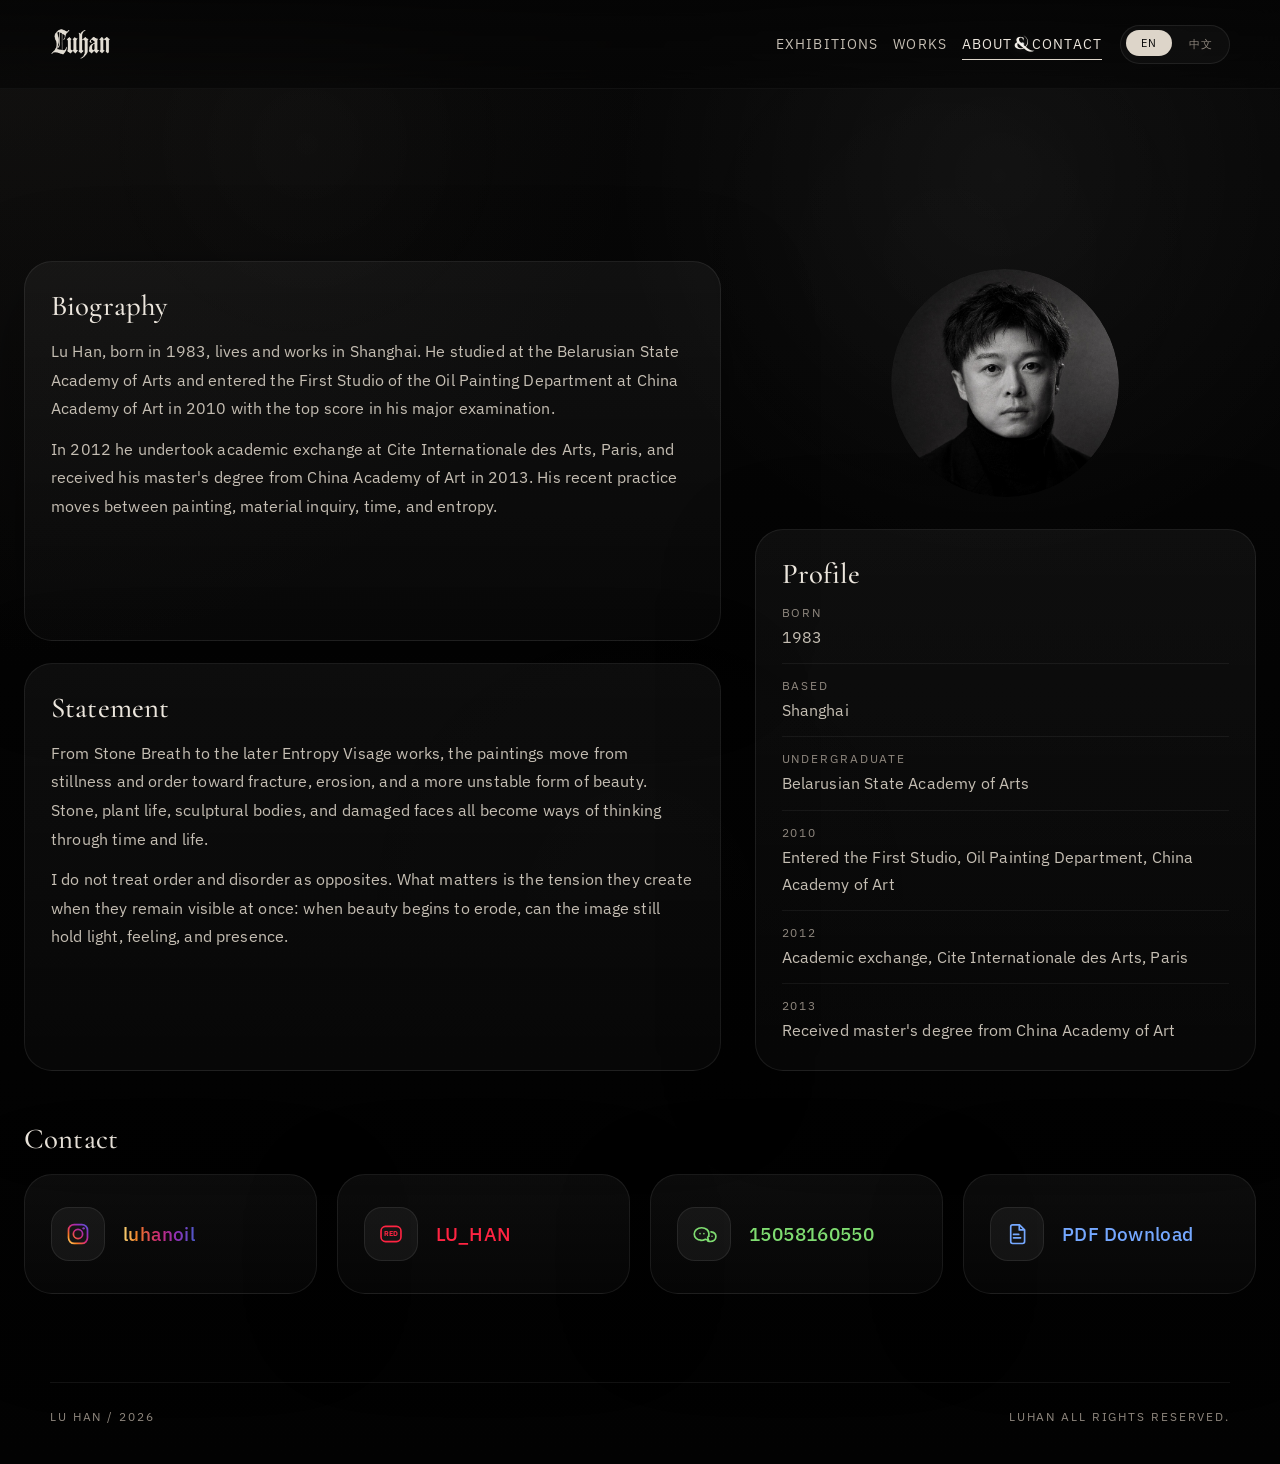
<file: about.html>
﻿<!DOCTYPE html>
<html lang="en">
  <head>
    <meta charset="UTF-8">
    <meta name="viewport" content="width=device-width, initial-scale=1.0">
    <title>About & Contact / Lu Han</title>
    <meta name="description" content="Biography, statement, and contact for Lu Han.">
    <link rel="preconnect" href="https://fonts.googleapis.com">
    <link rel="preconnect" href="https://fonts.gstatic.com" crossorigin>
    <link href="https://fonts.googleapis.com/css2?family=Cinzel+Decorative:wght@400;700&family=Cormorant+Garamond:wght@400;500;600&family=IBM+Plex+Sans:wght@300;400;500;600&family=Noto+Serif+SC:wght@400;500;600&display=swap" rel="stylesheet">
    <link rel="stylesheet" href="./assets/css/styles.css">
    <script src="./assets/js/site-data.js" defer></script>
    <script src="./assets/js/site.js" defer></script>
  </head>
  <body data-page="about" data-base=".">
    <header class="site-header">
      <div class="site-header__inner">
        <a class="brand" href="./index.html" aria-label="Lu Han home">
          <span class="brand__crest" aria-hidden="true"></span>
          <span class="brand__meta">
            <strong class="brand__name" data-artist-name>Lu Han</strong>
          </span>
        </a>
        <div class="site-nav">
          <nav class="site-nav__links" aria-label="Primary">
            <a href="./exhibitions.html" data-i18n="nav.exhibitions">Exhibitions</a>
            <a href="./works/index.html" data-i18n="nav.works">Works</a>
            <a href="./about.html" aria-current="page" data-i18n="nav.aboutContact">About&Contact</a>
          </nav>
          <div class="language-toggle" aria-label="Language switcher">
            <button class="language-toggle__button" type="button" data-lang-button="en">EN</button>
            <button class="language-toggle__button" type="button" data-lang-button="zh">中文</button>
          </div>
        </div>
      </div>
    </header>

    <main class="main page-shell">
      <section class="site-shell site-shell--wide">
        <div class="about-layout">
          <div class="about-stack">
            <section class="content-panel reveal">
              <h2 class="about-subtitle" data-i18n="about.bioTitle">Biography</h2>
              <div id="about-bio-paragraphs"></div>
            </section>

            <section class="content-panel reveal">
              <h2 class="about-subtitle" data-i18n="about.statementTitle">Statement</h2>
              <div id="about-statement-paragraphs"></div>
            </section>

          </div>

          <aside class="about-side">
            <figure class="about-portrait reveal">
              <img id="about-portrait-image" src="" alt="">
            </figure>

            <section class="info-panel reveal">
              <h2 class="about-subtitle" data-i18n="about.factsTitle">Profile</h2>
              <div class="info-list" id="about-profile-list"></div>
            </section>
          </aside>
        </div>

        <section class="about-contact-section">
          <div class="about-contact-head reveal">
            <h2 class="about-subtitle about-contact-title" data-i18n="contact.title">Contact</h2>
          </div>
          <div class="about-contact-grid">
            <article class="about-contact-card reveal">
              <div class="about-contact-card__line">
                <span class="contact-icon contact-icon--instagram" aria-hidden="true">
                  <svg viewBox="0 0 24 24" fill="none" stroke-width="1.6">
                    <defs>
                      <linearGradient id="ig-icon-gradient" x1="3" y1="21" x2="21" y2="3" gradientUnits="userSpaceOnUse">
                        <stop offset="0%" stop-color="#feda75"></stop>
                        <stop offset="22%" stop-color="#fa7e1e"></stop>
                        <stop offset="48%" stop-color="#d62976"></stop>
                        <stop offset="74%" stop-color="#962fbf"></stop>
                        <stop offset="100%" stop-color="#4f5bd5"></stop>
                      </linearGradient>
                    </defs>
                    <rect x="3.25" y="3.25" width="17.5" height="17.5" rx="5.2" stroke="url(#ig-icon-gradient)"></rect>
                    <circle cx="12" cy="12" r="4.25" stroke="url(#ig-icon-gradient)"></circle>
                    <circle cx="17.2" cy="6.8" r="1.1" fill="url(#ig-icon-gradient)" stroke="none"></circle>
                  </svg>
                </span>
                <a class="about-contact-card__handle about-contact-card__handle--instagram" href="#" target="_blank" rel="noreferrer" data-social-link="instagram">luhanoil</a>
              </div>
            </article>

            <article class="about-contact-card reveal">
              <div class="about-contact-card__line">
                <span class="contact-icon contact-icon--xiaohongshu" aria-hidden="true">
                  <svg viewBox="0 0 24 24" fill="none" stroke="currentColor" stroke-width="1.5" stroke-linecap="round" stroke-linejoin="round">
                    <rect x="2.8" y="5" width="18.4" height="14" rx="4.2"></rect>
                    <text x="12" y="14.25" text-anchor="middle" font-size="6.1" font-weight="700" fill="currentColor" stroke="none" font-family="IBM Plex Sans, sans-serif">RED</text>
                  </svg>
                </span>
                <a class="about-contact-card__handle about-contact-card__handle--xiaohongshu" href="#" target="_blank" rel="noreferrer" data-social-link="xiaohongshu">LU_HAN</a>
              </div>
            </article>

            <article class="about-contact-card reveal">
              <div class="about-contact-card__line">
                <span class="contact-icon contact-icon--wechat" aria-hidden="true">
                  <svg viewBox="0 0 24 24" fill="none" stroke="currentColor" stroke-width="1.55" stroke-linecap="round" stroke-linejoin="round">
                    <path d="M9.2 17.6c-3.6 0-6.2-2.4-6.2-5.6s2.8-5.8 6.8-5.8 6.8 2.5 6.8 5.7c0 1.2-.4 2.4-1.2 3.3l.8 2.8-2.8-1.1a8.3 8.3 0 0 1-4.2 1.1Z"></path>
                    <path d="M15.5 18.4c.7.3 1.5.5 2.3.5 3.1 0 5.2-1.9 5.2-4.5 0-2.3-1.9-4.1-4.5-4.4"></path>
                    <circle cx="8.3" cy="11.7" r=".75" fill="currentColor" stroke="none"></circle>
                    <circle cx="11.9" cy="11.7" r=".75" fill="currentColor" stroke="none"></circle>
                    <circle cx="16.7" cy="14.1" r=".72" fill="currentColor" stroke="none"></circle>
                    <circle cx="19.4" cy="14.1" r=".72" fill="currentColor" stroke="none"></circle>
                  </svg>
                </span>
                <a class="about-contact-card__handle about-contact-card__handle--wechat" href="#" id="about-contact-phone">15058160550</a>
              </div>
            </article>

            <article class="about-contact-card reveal" id="about-contact-pdf-card" hidden>
              <div class="about-contact-card__line">
                <span class="contact-icon contact-icon--pdf" aria-hidden="true">
                  <svg viewBox="0 0 24 24" fill="none" stroke="currentColor" stroke-width="1.55" stroke-linecap="round" stroke-linejoin="round">
                    <path d="M8 3.5h6.3L19 8.2V19a1.8 1.8 0 0 1-1.8 1.8H8A1.8 1.8 0 0 1 6.2 19V5.3A1.8 1.8 0 0 1 8 3.5Z"></path>
                    <path d="M14.1 3.8v4.4h4.3"></path>
                    <path d="M8.8 15.5h6.5"></path>
                    <path d="M8.8 12.4h4.8"></path>
                  </svg>
                </span>
                <a class="about-contact-card__handle about-contact-card__handle--pdf" href="#" id="about-contact-pdf" download>PDF Download</a>
              </div>
            </article>
          </div>
        </section>
      </section>
    </main>

    <footer class="site-footer">
      <div class="site-footer__inner">
        <span><span data-artist-name>Lu Han</span> / <span data-current-year></span></span>
        <div class="site-footer__links">

          <span>LUHAN All rights reserved.</span>

        </div>
      </div>
    </footer>
  </body>
</html>
</file>
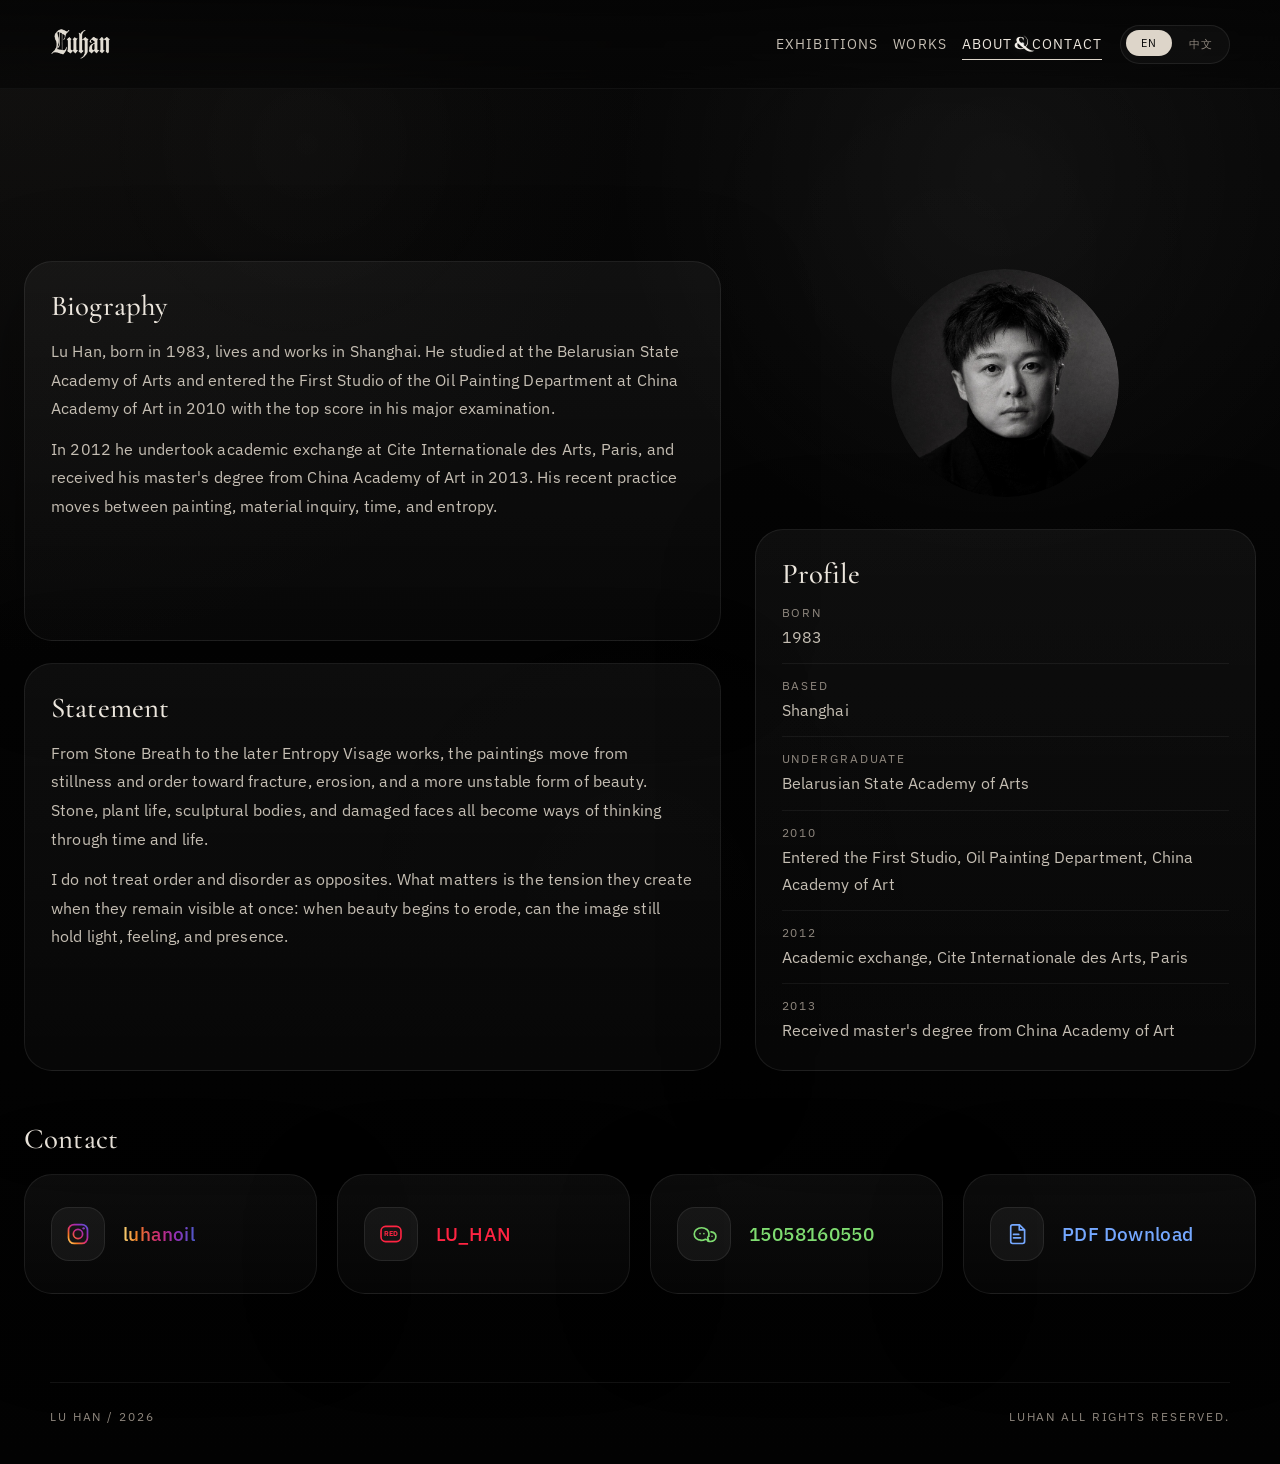
<file: contact.html>
<!DOCTYPE html>
<html lang="en">
  <head>
    <meta charset="UTF-8">
    <meta http-equiv="refresh" content="0; url=./about.html">
    <meta name="viewport" content="width=device-width, initial-scale=1.0">
    <title>Redirecting / Lu Han</title>
    <script>
      window.location.replace('./about.html');
    </script>
  </head>
  <body>
    <p>Redirecting to <a href="./about.html">About & Contact</a>...</p>
  </body>
</html>
</file>
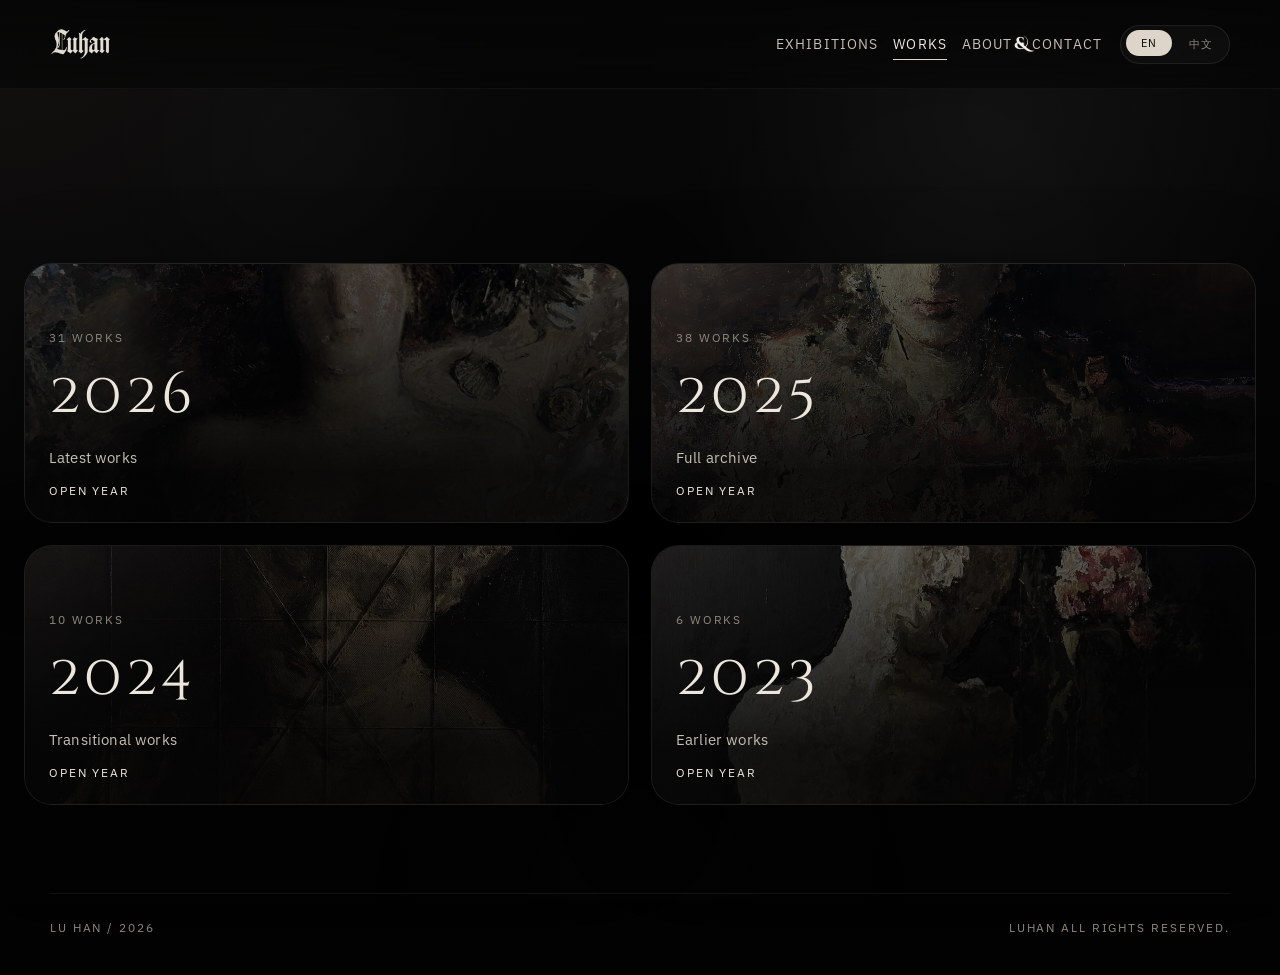
<file: works/scale.html>
<!DOCTYPE html>
<html lang="en">
  <head>
    <meta charset="UTF-8">
    <meta http-equiv="refresh" content="0; url=./index.html">
    <meta name="viewport" content="width=device-width, initial-scale=1.0">
    <title>Redirecting / Lu Han</title>
    <script>
      window.location.replace('./index.html');
    </script>
  </head>
  <body>
    <p>Redirecting to <a href="./index.html">Works</a>...</p>
  </body>
</html>
</file>
<file: assets/css/styles.css>
﻿:root {
  --bg: #050505;
  --bg-deep: #020202;
  --bg-panel: rgba(14, 14, 14, 0.84);
  --bg-panel-strong: rgba(18, 18, 18, 0.92);
  --text: #ece6dd;
  --text-soft: #c5beb3;
  --text-dim: #8f877e;
  --line: rgba(255, 255, 255, 0.08);
  --line-strong: rgba(255, 255, 255, 0.16);
  --accent: #ddd5c9;
  --accent-soft: rgba(221, 213, 201, 0.12);
  --shadow: 0 24px 90px rgba(0, 0, 0, 0.34);
  --radius-lg: 28px;
  --radius-md: 18px;
  --radius-sm: 12px;
  --site-width: min(1180px, calc(100vw - 56px));
  --site-width-wide: min(1360px, calc(100vw - 48px));
  --header-height: 88px;
  --sans: "IBM Plex Sans", "Segoe UI", sans-serif;
  --serif: "Cormorant Garamond", Georgia, serif;
  --serif-zh: "Noto Serif SC", "Source Han Serif SC", serif;
  --display: "Cinzel Decorative", "Cormorant Garamond", serif;
  --transition-fast: 220ms ease;
  --transition-medium: 360ms cubic-bezier(0.2, 0.7, 0.2, 1);
  --transition-slow: 520ms cubic-bezier(0.18, 0.72, 0.2, 1);
}

* {
  box-sizing: border-box;
}

html {
  color-scheme: dark;
  scroll-behavior: smooth;
}

body {
  margin: 0;
  min-height: 100vh;
  color: var(--text);
  background:
    radial-gradient(circle at top left, rgba(94, 86, 77, 0.12), transparent 34%),
    radial-gradient(circle at 78% 12%, rgba(255, 255, 255, 0.045), transparent 24%),
    linear-gradient(180deg, #080808 0%, #040404 46%, #020202 100%);
  font-family: var(--sans);
  letter-spacing: 0.01em;
  overflow-x: hidden;
  position: relative;
}

body::before,
body::after {
  content: "";
  position: fixed;
  inset: 0;
  pointer-events: none;
  z-index: -2;
}

body::before {
  background:
    linear-gradient(90deg, rgba(255, 255, 255, 0.018) 1px, transparent 1px),
    linear-gradient(rgba(255, 255, 255, 0.018) 1px, transparent 1px);
  background-size: 78px 78px;
  mask-image: radial-gradient(circle at center, black, transparent 86%);
  opacity: 0.2;
}

body::after {
  background:
    radial-gradient(circle at 24% 16%, rgba(255, 255, 255, 0.04), transparent 18%),
    radial-gradient(circle at 74% 28%, rgba(255, 255, 255, 0.028), transparent 26%),
    radial-gradient(circle at 50% 100%, rgba(255, 255, 255, 0.02), transparent 34%);
  opacity: 0.5;
  z-index: -3;
}

a {
  color: inherit;
  text-decoration: none;
}

button,
a {
  -webkit-tap-highlight-color: transparent;
}

img {
  display: block;
  max-width: 100%;
}

button {
  font: inherit;
  color: inherit;
  background: none;
  border: 0;
  cursor: pointer;
}

body[data-lang="zh"] h1,
body[data-lang="zh"] h2,
body[data-lang="zh"] h3,
body[data-lang="zh"] .brand__name,
body[data-lang="zh"] .hero__artist,
body[data-lang="zh"] .page-title,
body[data-lang="zh"] .archive-title,
body[data-lang="zh"] .year-card__year,
body[data-lang="zh"] .scale-group__title,
body[data-lang="zh"] .modal__title {
  font-family: var(--serif-zh);
}

.site-header {
  position: sticky;
  top: 0;
  z-index: 40;
  backdrop-filter: blur(18px);
  background: linear-gradient(180deg, rgba(5, 5, 5, 0.94), rgba(5, 5, 5, 0.6));
  border-bottom: 1px solid rgba(255, 255, 255, 0.05);
}

body[data-page="home"] .site-header {
  position: fixed;
  left: 0;
  right: 0;
  background: linear-gradient(180deg, rgba(5, 5, 5, 0.88), rgba(5, 5, 5, 0.1));
  border-bottom-color: transparent;
}

.site-header__inner,
.site-footer__inner,
.site-shell,
.hero__inner {
  width: var(--site-width);
  margin: 0 auto;
}

.site-shell--wide {
  width: var(--site-width-wide);
}

.site-header__inner {
  min-height: var(--header-height);
  display: flex;
  align-items: center;
  justify-content: space-between;
  gap: 28px;
}

.brand {
  display: inline-flex;
  align-items: center;
  gap: 12px;
  min-width: 0;
}

.brand__crest {
  width: 34px;
  height: 34px;
  border-radius: 50%;
  border: 1px solid rgba(255, 255, 255, 0.12);
  background:
    radial-gradient(circle at 35% 35%, rgba(255, 255, 255, 0.24), transparent 42%),
    linear-gradient(135deg, rgba(255, 255, 255, 0.06), rgba(255, 255, 255, 0.02));
  box-shadow: inset 0 0 0 1px rgba(255, 255, 255, 0.04);
}

.brand__meta {
  min-width: 0;
}

.brand__name {
  margin: 0;
  font-family: var(--display);
  font-size: 1.08rem;
  letter-spacing: 0.14em;
  text-transform: uppercase;
  font-weight: 600;
}

.site-nav {
  display: flex;
  align-items: center;
  gap: 18px;
  min-width: 0;
}

.site-nav__links {
  display: flex;
  align-items: center;
  gap: 15px;
  row-gap: 8px;
  min-width: 0;
  font-size: 0.88rem;
  letter-spacing: 0.08em;
  text-transform: uppercase;
}

.site-nav__links a {
  position: relative;
  padding: 8px 0;
  white-space: nowrap;
  color: var(--text-soft);
  transition: color var(--transition-fast);
}

.site-nav__links a::after {
  content: "";
  position: absolute;
  left: 0;
  bottom: 1px;
  width: 100%;
  height: 1px;
  background: var(--accent);
  transform: scaleX(0);
  transform-origin: left;
  transition: transform var(--transition-medium);
}

.site-nav__links a:hover,
.site-nav__links a[aria-current="page"] {
  color: var(--text);
}

.site-nav__links a:hover::after,
.site-nav__links a[aria-current="page"]::after {
  transform: scaleX(1);
}

.nav-about-contact {
  display: inline-flex;
  align-items: baseline;
  gap: 0.08em;
  white-space: nowrap;
}

.nav-about-contact__word {
  display: block;
}

.nav-about-contact__amps {
  display: inline-flex;
  align-items: center;
  margin: 0 0.04em;
}

.nav-about-contact__amp {
  position: relative;
  display: inline-grid;
  place-items: center;
  font-family: var(--display);
  font-size: 1.22em;
  line-height: 0.92;
  font-weight: 700;
  color: rgba(247, 243, 236, 0.98);
  text-shadow: 0 0 10px rgba(255, 255, 255, 0.08), 0 0 24px rgba(255, 255, 255, 0.04);
  transform-origin: center center;
}

.nav-about-contact__amp--orbit {
  animation: navAmpOrbitGlow 4.2s ease-in-out infinite;
}

.nav-about-contact__amp--orbit::after {
  content: "";
  position: absolute;
  width: 0.27em;
  height: 0.27em;
  border-radius: 999px;
  background: radial-gradient(circle, rgba(255, 255, 255, 0.99) 0%, rgba(255, 255, 255, 0.74) 34%, rgba(255, 255, 255, 0.14) 64%, rgba(255, 255, 255, 0) 100%);
  box-shadow: 0 0 20px rgba(255, 255, 255, 0.52);
  animation: navAmpSparkOrbit 6.8s linear infinite;
  pointer-events: none;
}

@keyframes navAmpOrbitGlow {
  0%,
  100% {
    text-shadow: 0 0 10px rgba(255, 255, 255, 0.08), 0 0 24px rgba(255, 255, 255, 0.04);
  }
  50% {
    text-shadow: 0 0 16px rgba(255, 255, 255, 0.14), 0 0 30px rgba(255, 255, 255, 0.1);
  }
}

@keyframes navAmpSparkOrbit {
  0% { transform: translate3d(-0.06em, -0.64em, 0) scale(0.82); opacity: 0.22; }
  10% { transform: translate3d(0.18em, -0.5em, 0) scale(1); opacity: 0.96; }
  20% { transform: translate3d(0.4em, -0.22em, 0) scale(0.88); opacity: 0.62; }
  30% { transform: translate3d(0.34em, 0.1em, 0) scale(0.96); opacity: 0.92; }
  40% { transform: translate3d(0.16em, 0.44em, 0) scale(0.86); opacity: 0.56; }
  50% { transform: translate3d(-0.06em, 0.6em, 0) scale(0.8); opacity: 0.24; }
  60% { transform: translate3d(-0.28em, 0.36em, 0) scale(1); opacity: 0.9; }
  70% { transform: translate3d(-0.34em, 0.04em, 0) scale(0.86); opacity: 0.52; }
  80% { transform: translate3d(-0.18em, -0.24em, 0) scale(0.98); opacity: 0.92; }
  90% { transform: translate3d(0.02em, -0.46em, 0) scale(0.86); opacity: 0.58; }
  100% { transform: translate3d(-0.06em, -0.64em, 0) scale(0.82); opacity: 0.22; }
}


.language-toggle {
  display: inline-flex;
  align-items: center;
  gap: 6px;
  padding: 6px;
  border-radius: 999px;
  border: 1px solid rgba(255, 255, 255, 0.08);
  background: rgba(255, 255, 255, 0.03);
}

.language-toggle__button {
  min-width: 52px;
  padding: 7px 12px;
  border-radius: 999px;
  font-size: 0.76rem;
  letter-spacing: 0.1em;
  text-transform: uppercase;
  color: var(--text-dim);
  transition:
    color var(--transition-fast),
    background var(--transition-fast),
    transform var(--transition-fast);
}

.language-toggle__button:hover {
  color: var(--text);
}

.language-toggle__button.is-active {
  color: #050505;
  background: var(--accent);
  transform: translateY(-1px);
}

.main {
  position: relative;
}

.page-shell {
  padding-top: 132px;
  padding-bottom: 88px;
}

.page-head {
  display: grid;
  gap: 14px;
  padding-bottom: 30px;
  border-bottom: 1px solid rgba(255, 255, 255, 0.06);
}

.page-head--compact {
  gap: 20px;
}

.page-title,
.archive-title {
  margin: 0;
  font-family: var(--serif);
  font-size: clamp(2.5rem, 5.2vw, 4.8rem);
  font-weight: 500;
  line-height: 0.92;
  letter-spacing: 0.01em;
}

.page-copy,
.archive-copy,
.about-copy,
.contact-copy,
.modal__meta-value,
.contact-brand__copy {
  margin: 0;
  max-width: 760px;
  color: var(--text-soft);
  font-size: 0.98rem;
  line-height: 1.82;
}

.archive-switch {
  display: inline-flex;
  align-items: center;
  gap: 8px;
  width: fit-content;
  padding: 6px;
  border-radius: 999px;
  border: 1px solid rgba(255, 255, 255, 0.08);
  background: rgba(255, 255, 255, 0.03);
}

.archive-switch__link {
  padding: 9px 16px;
  border-radius: 999px;
  color: var(--text-dim);
  font-size: 0.76rem;
  letter-spacing: 0.14em;
  text-transform: uppercase;
  transition:
    color var(--transition-fast),
    background var(--transition-fast),
    transform var(--transition-fast);
}

.archive-switch__link:hover {
  color: var(--text);
}

.archive-switch__link.is-active {
  color: #050505;
  background: var(--accent);
  transform: translateY(-1px);
}

.hero {
  position: relative;
  min-height: 100vh;
  display: flex;
  align-items: flex-end;
  padding: 144px 0 72px;
  overflow: hidden;
}

.hero::before,
.hero::after {
  content: "";
  position: absolute;
  inset: 0;
}

.hero::before {
  background:
    linear-gradient(180deg, rgba(2, 2, 2, 0.48) 0%, rgba(2, 2, 2, 0.1) 24%, rgba(2, 2, 2, 0.92) 100%),
    radial-gradient(circle at 78% 22%, rgba(255, 255, 255, 0.06), transparent 20%);
  z-index: 1;
}

.hero::after {
  background:
    linear-gradient(90deg, rgba(255, 255, 255, 0.025) 1px, transparent 1px),
    radial-gradient(circle at 65% 46%, rgba(255, 255, 255, 0.05), transparent 34%);
  background-size: 108px 108px, auto;
  mix-blend-mode: screen;
  opacity: 0.18;
  z-index: 2;
}

.hero__stage {
  position: absolute;
  inset: 0;
  overflow: hidden;
}

.hero-slide {
  position: absolute;
  inset: 0;
  opacity: 0;
  transition: opacity 1.15s ease;
}

.hero-slide.is-active {
  opacity: 1;
}

.hero-slide img {
  width: 112%;
  height: 110%;
  object-fit: cover;
  object-position: 52% 48%;
  filter: saturate(0.68) brightness(0.48) contrast(1.08);
  animation: heroDrift 22s cubic-bezier(0.42, 0.06, 0.26, 0.98) infinite alternate;
}

.hero__inner {
  position: relative;
  z-index: 4;
  display: grid;
  gap: 24px;
}

.hero__content {
  display: grid;
  gap: 22px;
  width: fit-content;
}

.hero__artist {
  margin: 0;
  font-family: var(--serif);
  font-size: clamp(3.2rem, 8vw, 7rem);
  font-weight: 500;
  line-height: 0.88;
  letter-spacing: 0.04em;
  text-transform: uppercase;
}

.hero__cta-row {
  display: flex;
  flex-wrap: wrap;
  gap: 14px;
  align-items: center;
}

.button-link,
.ghost-link {
  display: inline-flex;
  align-items: center;
  justify-content: center;
  gap: 10px;
  min-height: 46px;
  padding: 12px 18px;
  border-radius: 999px;
  transition:
    transform var(--transition-fast),
    background var(--transition-fast),
    color var(--transition-fast),
    border-color var(--transition-fast);
}

.button-link {
  background: rgba(230, 223, 210, 0.94);
  color: #090909;
  box-shadow: 0 18px 32px rgba(0, 0, 0, 0.24);
}

.ghost-link {
  border: 1px solid rgba(255, 255, 255, 0.14);
  color: var(--text-soft);
  background: rgba(255, 255, 255, 0.03);
}

.button-link:hover,
.ghost-link:hover,
.year-card:hover,
.art-card:hover,
.contact-card:hover {
  transform: translateY(-2px);
}

.year-grid,
.archive-grid,
.scale-stack,
.contact-grid,
.about-stack,
.about-side,
.info-list,
.about-contact-grid {
  display: grid;
}

.year-grid {
  margin-top: 42px;
  grid-template-columns: repeat(2, minmax(0, 1fr));
  gap: 22px;
}

.year-card {
  position: relative;
  min-height: 260px;
  overflow: hidden;
  border-radius: var(--radius-lg);
  border: 1px solid rgba(255, 255, 255, 0.08);
  background: linear-gradient(180deg, rgba(255, 255, 255, 0.045), rgba(255, 255, 255, 0.02));
  box-shadow: var(--shadow);
  isolation: isolate;
  transition:
    transform var(--transition-fast),
    border-color var(--transition-fast),
    box-shadow var(--transition-fast);
}

.year-card:hover {
  border-color: rgba(255, 255, 255, 0.16);
  box-shadow: 0 24px 84px rgba(0, 0, 0, 0.42);
}

.year-card__media,
.year-card__overlay {
  position: absolute;
  inset: 0;
}

.year-card__media img {
  width: 100%;
  height: 100%;
  object-fit: cover;
  transform: scale(1.03);
  filter: saturate(0.72) brightness(0.44);
  transition: transform var(--transition-slow), filter var(--transition-medium);
}

.year-card:hover .year-card__media img {
  transform: scale(1.07);
  filter: saturate(0.82) brightness(0.52);
}

.year-card__overlay {
  background:
    linear-gradient(180deg, rgba(4, 4, 4, 0.14), rgba(4, 4, 4, 0.86) 80%),
    linear-gradient(120deg, rgba(255, 255, 255, 0.06), transparent 38%);
}

.year-card__content {
  position: relative;
  z-index: 2;
  height: 100%;
  display: grid;
  align-content: end;
  gap: 12px;
  padding: 24px;
}

.year-card__topline,
.year-card__cta,
.archive-meta,
.scale-group__count,
.art-card__year,
.modal__meta-label,
.site-footer__inner {
  font-size: 0.74rem;
  letter-spacing: 0.16em;
  text-transform: uppercase;
}

.year-card__topline,
.scale-group__count,
.art-card__year,
.modal__meta-label {
  color: var(--text-dim);
}

.year-card__year {
  font-family: var(--display);
  font-size: clamp(2.2rem, 5vw, 3.5rem);
  letter-spacing: 0.08em;
}

.year-card__copy,
.art-card__detail,
.info-list__value,
.contact-card__handle,
.contact-card__note {
  margin: 0;
  color: var(--text-soft);
  line-height: 1.7;
}

.year-card__copy {
  max-width: 32ch;
  font-size: 0.95rem;
}

.year-card__cta {
  color: var(--text);
}

.archive-head {
  display: grid;
  gap: 24px;
}

.archive-topline {
  display: flex;
  align-items: center;
  justify-content: space-between;
  gap: 18px;
  flex-wrap: wrap;
}

.archive-meta {
  display: inline-flex;
  align-items: center;
  gap: 16px;
  color: var(--text-dim);
}

.archive-meta__divider {
  width: 1px;
  height: 14px;
  background: rgba(255, 255, 255, 0.12);
}

.archive-grid {
  margin-top: 40px;
  grid-template-columns: repeat(4, minmax(0, 1fr));
  gap: 22px;
}

.archive-grid--scale {
  margin-top: 24px;
}

.art-card {
  display: grid;
  overflow: hidden;
  padding: 0;
  border-radius: 22px;
  border: 1px solid rgba(255, 255, 255, 0.08);
  background: rgba(14, 14, 14, 0.9);
  text-align: left;
  transition:
    transform var(--transition-fast),
    border-color var(--transition-fast),
    background var(--transition-fast);
}

.art-card:hover {
  border-color: rgba(255, 255, 255, 0.16);
  background: rgba(18, 18, 18, 0.98);
}

.art-card__image {
  position: relative;
  aspect-ratio: 0.88;
  overflow: hidden;
}

.art-card__image::after {
  content: "";
  position: absolute;
  inset: auto 0 0;
  height: 38%;
  background: linear-gradient(180deg, transparent, rgba(0, 0, 0, 0.45));
  pointer-events: none;
}

.art-card__image img {
  width: 100%;
  height: 100%;
  object-fit: cover;
  transform: scale(1.01);
  filter: saturate(0.86) brightness(0.95);
  transition: transform var(--transition-medium), filter var(--transition-medium);
}

.art-card:hover .art-card__image img {
  transform: scale(1.04);
  filter: saturate(0.95) brightness(1.02);
}

.art-card__body {
  display: grid;
  gap: 10px;
  padding: 15px 16px 18px;
}

.art-card__title {
  margin: 0;
  font-family: var(--serif);
  font-size: 1.2rem;
  line-height: 1.02;
  font-weight: 500;
}

.art-card__detail {
  font-size: 0.84rem;
}

.art-card__detail--dim {
  color: var(--text-dim);
}

.scale-stack {
  gap: 26px;
  margin-top: 36px;
}

.scale-group {
  padding: 24px;
  border-radius: var(--radius-lg);
  border: 1px solid rgba(255, 255, 255, 0.08);
  background: linear-gradient(180deg, rgba(255, 255, 255, 0.045), rgba(255, 255, 255, 0.02));
  box-shadow: var(--shadow);
}

.scale-group__head {
  display: flex;
  align-items: baseline;
  justify-content: space-between;
  gap: 16px;
  flex-wrap: wrap;
}

.scale-group__title {
  margin: 0;
  font-family: var(--serif);
  font-size: clamp(1.8rem, 3vw, 2.6rem);
  font-weight: 500;
}

.about-layout {
  display: grid;
  grid-template-columns: minmax(0, 1fr) minmax(320px, 0.72fr);
  gap: 34px;
  margin-top: 40px;
}

.about-stack,
.about-side {
  gap: 22px;
}

.content-panel,
.info-panel,
.about-portrait,
.contact-card,
.contact-brand,
.about-contact-card {
  padding: 26px;
  border-radius: var(--radius-lg);
  border: 1px solid rgba(255, 255, 255, 0.08);
  background: linear-gradient(180deg, rgba(255, 255, 255, 0.045), rgba(255, 255, 255, 0.02));
  box-shadow: var(--shadow);
}

.content-panel--slim {
  padding-top: 18px;
  padding-bottom: 18px;
}

.about-subtitle {
  margin: 0 0 14px;
  font-family: var(--serif);
  font-size: 1.8rem;
  font-weight: 500;
}

.about-copy + .about-copy {
  margin-top: 12px;
}

.exhibitions-layout {
  display: grid;
  grid-template-columns: minmax(0, 0.95fr) minmax(320px, 1.05fr);
  gap: 28px;
  margin-top: 40px;
}

.exhibitions-stack {
  display: grid;
  gap: 22px;
}

.exhibitions-note {
  margin-top: 20px;
  color: var(--text-dim);
  font-size: 0.78rem;
  letter-spacing: 0.14em;
  line-height: 1.7;
  text-transform: uppercase;
}





.exhibitions-stack {
  display: grid;
  gap: 28px;
}

.exhibition-panel {
  width: min(100%, 1040px);
  margin: 0 auto;
  display: grid;
  grid-template-columns: minmax(280px, 0.66fr) minmax(0, 1fr);
  gap: 34px;
  align-items: stretch;
  padding: 28px;
}

.exhibition-panel__media-block {
  position: relative;
  display: block;
  align-self: stretch;
  height: 100%;
  min-height: 0;
}

.exhibition-panel--preserve-ratio .exhibition-panel__media-block {
  align-self: start;
  height: auto;
}

.exhibition-kicker {
  display: none;
}

.exhibition-title {
  margin: 0;
  font-family: var(--serif);
  font-size: clamp(2.2rem, 4.6vw, 4.1rem);
  font-weight: 500;
  line-height: 0.94;
}

.exhibition-copy-panel {
  display: grid;
  gap: 18px;
  align-content: start;
  justify-items: start;
  text-align: left;
}


.exhibition-lead {
  margin: 0;
  max-width: 52ch;
}

.exhibition-title,
.exhibition-lead,
.exhibition-info-list,
.exhibition-schedule-list {
  width: 100%;
  text-align: left;
}

.exhibition-info-list {
  display: grid;
  gap: 10px;
}

.exhibition-info-row {
  display: grid;
  grid-template-columns: 182px minmax(0, 1fr);
  gap: 18px;
  align-items: start;
  padding-top: 10px;
  border-top: 1px solid rgba(255, 255, 255, 0.06);
}

.exhibition-info-row:first-child {
  padding-top: 0;
  border-top: 0;
}

.exhibition-info-row__label {
  color: var(--text-dim);
  font-size: 0.74rem;
  letter-spacing: 0.14em;
  line-height: 1.55;
  text-transform: uppercase;
}

.exhibition-info-row__value {
  margin: 0;
  color: var(--text);
  line-height: 1.55;
  white-space: pre-line;
}

.exhibition-divider {
  height: 1px;
  background: linear-gradient(90deg, rgba(255,255,255,0.12), rgba(255,255,255,0.02));
}

.exhibition-section-title {
  margin-bottom: 0;
}

.exhibition-section-title[hidden] {
  display: none;
}

.exhibition-schedule-list {
  display: grid;
  gap: 10px;
}

.exhibition-schedule-row {
  display: grid;
  grid-template-columns: 182px minmax(0, 1fr);
  gap: 18px;
  align-items: start;
  padding-top: 10px;
  border-top: 1px solid rgba(255, 255, 255, 0.06);
}

.exhibition-schedule-row:first-child {
  padding-top: 0;
  border-top: 0;
}

.exhibition-schedule-row__label {
  color: var(--text-dim);
  font-size: 0.74rem;
  letter-spacing: 0.14em;
  line-height: 1.55;
  text-transform: uppercase;
}

.exhibition-schedule-row__body {
  display: grid;
  gap: 3px;
}

.exhibition-schedule-row__session {
  display: grid;
  gap: 3px;
}

.exhibition-schedule-row__date {
  color: var(--text);
  white-space: pre-line;
}

.exhibition-schedule-row__time {
  color: var(--text-soft);
  white-space: pre-line;
}

.exhibition-media-stage {
  position: relative;
  overflow: hidden;
  width: 100%;
  height: 100%;
  min-height: 0;
  aspect-ratio: auto;
  border-radius: calc(var(--radius-lg) + 2px);
  border: 1px solid rgba(255, 255, 255, 0.08);
  background: linear-gradient(180deg, rgba(255, 255, 255, 0.04), rgba(255, 255, 255, 0.015));
  box-shadow: inset 0 0 0 1px rgba(255, 255, 255, 0.02);
  cursor: pointer;
}

.exhibition-panel--preserve-ratio .exhibition-media-stage {
  aspect-ratio: 73 / 100;
  height: auto;
  min-height: 0;
}

.exhibition-media-frame {
  position: absolute;
  inset: 0;
  display: grid;
  place-items: center;
  padding: 0;
  opacity: 0;
  transition: opacity 1.15s ease;
}

.exhibition-media-frame.is-active {
  opacity: 1;
}

.exhibition-media-frame img {
  width: 100%;
  height: 100%;
  object-fit: contain;
  object-position: center center;
  align-self: center;
  justify-self: center;
}

.exhibition-media-controls {
  position: absolute;
  left: 50%;
  bottom: 14px;
  z-index: 3;
  display: flex;
  justify-content: center;
  gap: 8px;
  margin-top: 0;
  transform: translateX(-50%);
  padding: 8px 10px;
  border-radius: 999px;
  background: rgba(8, 8, 8, 0.34);
  backdrop-filter: blur(12px);
}

.exhibition-media-toggle {
  width: 18px;
  height: 18px;
  padding: 0;
  border: 0;
  background: transparent;
  display: inline-grid;
  place-items: center;
}

.exhibition-media-toggle__dot {
  width: 7px;
  height: 7px;
  border-radius: 999px;
  background: rgba(255,255,255,0.24);
  transition: transform var(--transition-fast), background var(--transition-fast), box-shadow var(--transition-fast);
}

.exhibition-media-toggle:hover .exhibition-media-toggle__dot {
  background: rgba(255,255,255,0.52);
}

.exhibition-media-toggle.is-active .exhibition-media-toggle__dot {
  background: rgba(255,255,255,0.86);
  box-shadow: 0 0 14px rgba(255,255,255,0.24);
  transform: scale(1.08);
}


.about-portrait {
  overflow: hidden;
  padding: 0;
  min-height: 420px;
}

.about-portrait img {
  width: 100%;
  height: 100%;
  object-fit: cover;
  object-position: center 18%;
  filter: grayscale(0.1) contrast(1.03) brightness(0.94);
}

.info-list {
  gap: 14px;
}

.info-list__item {
  display: grid;
  gap: 4px;
  padding-bottom: 12px;
  border-bottom: 1px solid rgba(255, 255, 255, 0.06);
}

.info-list__item:last-child {
  padding-bottom: 0;
  border-bottom: 0;
}

.info-list__label {
  color: var(--text-dim);
  font-size: 0.74rem;
  letter-spacing: 0.16em;
  text-transform: uppercase;
}


.about-contact-section {
  display: grid;
  gap: 18px;
  margin-top: 42px;
}

.about-contact-head {
  margin-top: 8px;
}

.about-contact-title {
  margin-bottom: 0;
}

.about-contact-grid {
  grid-template-columns: repeat(4, minmax(0, 1fr));
  gap: 20px;
}

.about-contact-card {
  min-height: 120px;
  display: flex;
  align-items: center;
  transition:
    transform var(--transition-fast),
    border-color var(--transition-fast),
    background var(--transition-fast),
    box-shadow var(--transition-fast);
}

.about-contact-card:hover {
  transform: translateY(-2px);
  border-color: rgba(255, 255, 255, 0.16);
  background: linear-gradient(180deg, rgba(255, 255, 255, 0.065), rgba(255, 255, 255, 0.025));
}

.about-contact-card__line {
  display: flex;
  align-items: center;
  gap: 18px;
  min-width: 0;
}

.about-contact-card__handle {
  min-width: 0;
  font-size: clamp(1rem, 1.7vw, 1.18rem);
  font-weight: 500;
  letter-spacing: 0.02em;
  color: var(--text);
  line-height: 1.35;
  word-break: break-word;
  transition: transform var(--transition-fast), filter var(--transition-fast), opacity var(--transition-fast), color var(--transition-fast);
}

.about-contact-card__handle:hover {
  transform: translateX(1px);
}

.about-contact-card__handle--instagram {
  background-image: linear-gradient(90deg, #feda75 0%, #fa7e1e 20%, #d62976 48%, #962fbf 74%, #4f5bd5 100%);
  -webkit-background-clip: text;
  background-clip: text;
  color: transparent;
  filter: saturate(0.95) brightness(0.98);
}

.about-contact-card__handle--instagram:hover {
  filter: saturate(1.08) brightness(1.05);
}

.about-contact-card__handle--xiaohongshu {
  color: #ff2442;
}

.about-contact-card__handle--xiaohongshu:hover {
  color: #ff5a72;
}

.about-contact-card__handle--wechat {
  color: #7fdc71;
}

.about-contact-card__handle--wechat:hover {
  color: #a4ee8f;
}

.about-contact-card__handle.about-contact-card__handle--pdf {
  color: #75a8ff;
}

.about-contact-card__handle.about-contact-card__handle--pdf:hover {
  color: #9bc0ff;
}

#about-contact-pdf-card .about-contact-card__handle {
  color: #75a8ff;
}

#about-contact-pdf-card:hover .about-contact-card__handle,
#about-contact-pdf-card:focus-within .about-contact-card__handle {
  color: #9bc0ff;
}

.contact-icon--instagram {
  color: #f7d5ef;
  background:
    radial-gradient(circle at 30% 24%, rgba(254, 218, 117, 0.24), transparent 38%),
    linear-gradient(135deg, rgba(214, 41, 118, 0.16), rgba(79, 91, 213, 0.2));
  border-color: rgba(214, 41, 118, 0.22);
}

.contact-icon--xiaohongshu {
  color: #ff2442;
  background: rgba(255, 36, 66, 0.12);
  border-color: rgba(255, 36, 66, 0.24);
}

.contact-icon--wechat {
  color: #7fdc71;
  background: rgba(88, 214, 97, 0.12);
  border-color: rgba(88, 214, 97, 0.24);
}

.contact-icon--pdf {
  color: #75a8ff;
  background: rgba(88, 134, 255, 0.12);
  border-color: rgba(117, 168, 255, 0.24);
}

.about-contact-grid .about-contact-card.reveal {
  opacity: 0;
  transform: translate3d(-54px, 0, 0);
  transition: opacity 1080ms cubic-bezier(0.18, 0.72, 0.18, 1), transform 1080ms cubic-bezier(0.18, 0.72, 0.18, 1);
}

.about-contact-grid .about-contact-card.reveal.is-visible {
  opacity: 1;
  transform: translate3d(0, 0, 0);
}

.about-contact-grid .about-contact-card:nth-child(1).reveal {
  transition-delay: 120ms;
}

.about-contact-grid .about-contact-card:nth-child(2).reveal {
  transition-delay: 290ms;
}

.about-contact-grid .about-contact-card:nth-child(3).reveal {
  transition-delay: 460ms;
}

.about-contact-grid .about-contact-card:nth-child(4).reveal {
  transition-delay: 630ms;
}

.contact-stage {
  position: relative;
  overflow: hidden;
}

.contact-stage__background,
.contact-stage__veil {
  position: absolute;
  inset: 0;
  pointer-events: none;
}

.contact-stage__background img {
  width: 100%;
  height: 100%;
  object-fit: cover;
  filter: grayscale(1) brightness(0.2) contrast(1.02);
  opacity: 0.17;
  transform: scale(1.06);
  animation: contactDrift 30s ease-in-out infinite alternate;
}

.contact-stage__veil {
  background:
    linear-gradient(180deg, rgba(3, 3, 3, 0.64), rgba(3, 3, 3, 0.82)),
    radial-gradient(circle at 30% 22%, rgba(255, 255, 255, 0.04), transparent 24%);
}

.contact-stage .site-shell {
  position: relative;
  z-index: 2;
}

.contact-layout {
  display: grid;
  grid-template-columns: minmax(0, 1.02fr) minmax(320px, 0.76fr);
  gap: 28px;
  margin-top: 40px;
}

.contact-grid {
  grid-template-columns: repeat(2, minmax(0, 1fr));
  gap: 20px;
}

.contact-card {
  min-height: 250px;
  align-content: space-between;
  transition:
    transform var(--transition-fast),
    border-color var(--transition-fast),
    background var(--transition-fast);
}

.contact-card:hover {
  border-color: rgba(255, 255, 255, 0.16);
  background: linear-gradient(180deg, rgba(255, 255, 255, 0.065), rgba(255, 255, 255, 0.025));
}

.contact-card__header {
  display: grid;
  gap: 18px;
}

.contact-icon {
  width: 54px;
  height: 54px;
  display: inline-grid;
  place-items: center;
  border-radius: 18px;
  background: rgba(255, 255, 255, 0.05);
  border: 1px solid rgba(255, 255, 255, 0.08);
}

.contact-icon svg {
  width: 26px;
  height: 26px;
}

.contact-card__title {
  margin: 0;
  font-family: var(--serif);
  font-size: 1.54rem;
  font-weight: 500;
}

.contact-card__handle {
  font-size: 1rem;
}

.contact-card__note {
  color: var(--text-dim);
  font-size: 0.84rem;
}

.contact-card__cta {
  margin-top: auto;
  display: inline-flex;
  align-items: center;
  gap: 8px;
  color: var(--text);
  font-size: 0.78rem;
  letter-spacing: 0.16em;
  text-transform: uppercase;
}

.contact-brand {
  position: relative;
  overflow: hidden;
  min-height: 250px;
}

.contact-brand__watermark {
  position: absolute;
  inset: 20px 20px auto auto;
  width: min(40%, 210px);
  opacity: 0.14;
  mix-blend-mode: screen;
  pointer-events: none;
}

.contact-brand__seal {
  width: 84px;
  height: 84px;
  border-radius: 18px;
  object-fit: cover;
  filter: grayscale(1) contrast(1.04);
  margin-bottom: 18px;
}

.contact-brand__meta {
  position: relative;
  z-index: 2;
  display: grid;
  gap: 10px;
  max-width: 30ch;
}

.site-footer {
  padding: 0 0 40px;
}

.site-footer__inner {
  display: flex;
  align-items: center;
  justify-content: space-between;
  gap: 20px;
  padding-top: 26px;
  border-top: 1px solid rgba(255, 255, 255, 0.07);
  color: var(--text-dim);
}

.site-footer__links {
  display: inline-flex;
  align-items: center;
  gap: 18px;
}

.modal {
  position: fixed;
  inset: 0;
  display: grid;
  place-items: center;
  padding: 22px;
  z-index: 60;
}

.modal[hidden] {
  display: none;
}

.modal__backdrop {
  position: absolute;
  inset: 0;
  background: rgba(0, 0, 0, 0.78);
  backdrop-filter: blur(16px);
}

.modal__dialog {
  position: relative;
  z-index: 2;
  width: min(1180px, calc(100vw - 32px));
  max-height: min(880px, calc(100vh - 32px));
  display: grid;
  grid-template-columns: minmax(0, 1.18fr) minmax(320px, 0.74fr);
  overflow: hidden;
  border-radius: 30px;
  border: 1px solid rgba(255, 255, 255, 0.12);
  background: rgba(7, 7, 7, 0.98);
  box-shadow: 0 40px 120px rgba(0, 0, 0, 0.5);
}

.modal__figure {
  min-height: 100%;
  background: #090909;
}

.modal__figure img {
  width: 100%;
  height: 100%;
  object-fit: contain;
  max-height: min(880px, calc(100vh - 32px));
}

.modal__body {
  display: grid;
  align-content: start;
  gap: 16px;
  padding: 28px 28px 30px;
  border-left: 1px solid rgba(255, 255, 255, 0.06);
  overflow-y: auto;
}

.modal__close {
  position: absolute;
  top: 16px;
  right: 16px;
  z-index: 3;
  width: 40px;
  height: 40px;
  border-radius: 50%;
  display: grid;
  place-items: center;
  background: rgba(0, 0, 0, 0.4);
  border: 1px solid rgba(255, 255, 255, 0.08);
  transition: background var(--transition-fast), transform var(--transition-fast);
}

.modal__close:hover {
  background: rgba(255, 255, 255, 0.08);
  transform: rotate(90deg);
}

.modal__eyebrow {
  margin: 0;
  color: var(--text-dim);
  font-size: 0.76rem;
  letter-spacing: 0.18em;
  text-transform: uppercase;
}

.modal__title {
  margin: 0;
  font-family: var(--serif);
  font-size: 2.3rem;
  font-weight: 500;
  line-height: 0.94;
}

.modal__meta-grid {
  display: grid;
  gap: 14px;
  margin-top: 6px;
  padding-top: 18px;
  border-top: 1px solid rgba(255, 255, 255, 0.07);
}

.modal__meta-row {
  display: grid;
  gap: 6px;
}

.reveal {
  opacity: 0;
  transform: translateY(18px);
  transition: opacity var(--transition-slow), transform var(--transition-slow);
}

.reveal.is-visible {
  opacity: 1;
  transform: translateY(0);
}


/* v15 works text cascade */
body[data-page="works-year"] .page-head > *,
body[data-page="works-scale"] .page-head > *,
body[data-page="archive-year"] .archive-head > *,
body[data-page="works-year"] .year-card__content > *,
body[data-page="works-scale"] .scale-group__head > *,
body[data-page="works-scale"] .art-card__body > *,
body[data-page="archive-year"] .art-card__body > * {
  opacity: 0;
  transform: translate3d(0, 16px, 0);
}

body[data-page="works-year"] .page-head.reveal.is-visible > *,
body[data-page="works-scale"] .page-head.reveal.is-visible > *,
body[data-page="archive-year"] .archive-head.reveal.is-visible > *,
body[data-page="works-year"] .year-card.reveal.is-visible .year-card__content > *,
body[data-page="works-scale"] .scale-group.reveal.is-visible .scale-group__head > *,
body[data-page="works-scale"] .art-card.reveal.is-visible .art-card__body > *,
body[data-page="archive-year"] .art-card.reveal.is-visible .art-card__body > * {
  animation: worksTextCascade 860ms cubic-bezier(0.18, 0.72, 0.2, 1) forwards;
}

body[data-page="works-year"] .page-head.reveal.is-visible > *:nth-child(1),
body[data-page="works-scale"] .page-head.reveal.is-visible > *:nth-child(1),
body[data-page="archive-year"] .archive-head.reveal.is-visible > *:nth-child(1),
body[data-page="works-year"] .year-card.reveal.is-visible .year-card__content > *:nth-child(1),
body[data-page="works-scale"] .scale-group.reveal.is-visible .scale-group__head > *:nth-child(1),
body[data-page="works-scale"] .art-card.reveal.is-visible .art-card__body > *:nth-child(1),
body[data-page="archive-year"] .art-card.reveal.is-visible .art-card__body > *:nth-child(1) {
  animation-delay: 70ms;
}

body[data-page="works-year"] .page-head.reveal.is-visible > *:nth-child(2),
body[data-page="works-scale"] .page-head.reveal.is-visible > *:nth-child(2),
body[data-page="archive-year"] .archive-head.reveal.is-visible > *:nth-child(2),
body[data-page="works-year"] .year-card.reveal.is-visible .year-card__content > *:nth-child(2),
body[data-page="works-scale"] .scale-group.reveal.is-visible .scale-group__head > *:nth-child(2),
body[data-page="works-scale"] .art-card.reveal.is-visible .art-card__body > *:nth-child(2),
body[data-page="archive-year"] .art-card.reveal.is-visible .art-card__body > *:nth-child(2) {
  animation-delay: 170ms;
}

body[data-page="archive-year"] .archive-head.reveal.is-visible > *:nth-child(3),
body[data-page="works-year"] .year-card.reveal.is-visible .year-card__content > *:nth-child(3),
body[data-page="works-scale"] .art-card.reveal.is-visible .art-card__body > *:nth-child(3),
body[data-page="archive-year"] .art-card.reveal.is-visible .art-card__body > *:nth-child(3) {
  animation-delay: 270ms;
}

body[data-page="works-year"] .year-card.reveal.is-visible .year-card__content > *:nth-child(4),
body[data-page="works-scale"] .art-card.reveal.is-visible .art-card__body > *:nth-child(4),
body[data-page="archive-year"] .art-card.reveal.is-visible .art-card__body > *:nth-child(4) {
  animation-delay: 360ms;
}

@keyframes worksTextCascade {
  0% {
    opacity: 0;
    transform: translate3d(0, 16px, 0);
  }
  100% {
    opacity: 1;
    transform: translate3d(0, 0, 0);
  }
}

/* exhibitions text cascade */
body[data-page="exhibitions"] .exhibition-title,
body[data-page="exhibitions"] .exhibition-lead,
body[data-page="exhibitions"] .exhibition-info-list > *,
body[data-page="exhibitions"] .exhibition-schedule-list > * {
  opacity: 0;
  transform: translate3d(0, 16px, 0);
}

body[data-page="exhibitions"] .content-panel.reveal.is-visible .exhibition-title,
body[data-page="exhibitions"] .content-panel.reveal.is-visible .exhibition-lead,
body[data-page="exhibitions"] .content-panel.reveal.is-visible .exhibition-info-list > *,
body[data-page="exhibitions"] .content-panel.reveal.is-visible .exhibition-schedule-list > * {
  animation: worksTextCascade 860ms cubic-bezier(0.18, 0.72, 0.2, 1) forwards;
}

body[data-page="exhibitions"] .content-panel.reveal.is-visible .exhibition-title {
  animation-delay: 70ms;
}

body[data-page="exhibitions"] .content-panel.reveal.is-visible .exhibition-lead {
  animation-delay: 170ms;
}

body[data-page="exhibitions"] .content-panel.reveal.is-visible .exhibition-info-list > *:nth-child(1) {
  animation-delay: 270ms;
}

body[data-page="exhibitions"] .content-panel.reveal.is-visible .exhibition-info-list > *:nth-child(2) {
  animation-delay: 360ms;
}

body[data-page="exhibitions"] .content-panel.reveal.is-visible .exhibition-info-list > *:nth-child(3) {
  animation-delay: 450ms;
}

body[data-page="exhibitions"] .content-panel.reveal.is-visible .exhibition-schedule-list > *:nth-child(1) {
  animation-delay: 540ms;
}

body[data-page="exhibitions"] .content-panel.reveal.is-visible .exhibition-schedule-list > *:nth-child(2) {
  animation-delay: 630ms;
}

body[data-page="exhibitions"] .content-panel.reveal.is-visible .exhibition-schedule-list > *:nth-child(3) {
  animation-delay: 720ms;
}

/* about text cascade */
body[data-page="about"] .content-panel > *,
body[data-page="about"] .info-panel > *,
body[data-page="about"] .about-contact-head > *,
body[data-page="about"] #about-bio-paragraphs > *,
body[data-page="about"] #about-statement-paragraphs > *,
body[data-page="about"] .info-list > * {
  opacity: 0;
  transform: translate3d(0, 16px, 0);
}

body[data-page="about"] .content-panel.reveal.is-visible > *,
body[data-page="about"] .info-panel.reveal.is-visible > *,
body[data-page="about"] .about-contact-head.reveal.is-visible > *,
body[data-page="about"] .content-panel.reveal.is-visible #about-bio-paragraphs > *,
body[data-page="about"] .content-panel.reveal.is-visible #about-statement-paragraphs > *,
body[data-page="about"] .info-panel.reveal.is-visible .info-list > * {
  animation: worksTextCascade 860ms cubic-bezier(0.18, 0.72, 0.2, 1) forwards;
}

body[data-page="about"] .content-panel.reveal.is-visible > *:nth-child(1),
body[data-page="about"] .info-panel.reveal.is-visible > *:nth-child(1),
body[data-page="about"] .about-contact-head.reveal.is-visible > *:nth-child(1),
body[data-page="about"] .content-panel.reveal.is-visible #about-bio-paragraphs > *:nth-child(1),
body[data-page="about"] .content-panel.reveal.is-visible #about-statement-paragraphs > *:nth-child(1),
body[data-page="about"] .info-panel.reveal.is-visible .info-list > *:nth-child(1) {
  animation-delay: 70ms;
}

body[data-page="about"] .content-panel.reveal.is-visible > *:nth-child(2),
body[data-page="about"] .info-panel.reveal.is-visible > *:nth-child(2),
body[data-page="about"] .content-panel.reveal.is-visible #about-bio-paragraphs > *:nth-child(2),
body[data-page="about"] .content-panel.reveal.is-visible #about-statement-paragraphs > *:nth-child(2),
body[data-page="about"] .info-panel.reveal.is-visible .info-list > *:nth-child(2) {
  animation-delay: 170ms;
}

body[data-page="about"] .content-panel.reveal.is-visible #about-bio-paragraphs > *:nth-child(3),
body[data-page="about"] .content-panel.reveal.is-visible #about-statement-paragraphs > *:nth-child(3),
body[data-page="about"] .info-panel.reveal.is-visible .info-list > *:nth-child(3) {
  animation-delay: 270ms;
}

body[data-page="about"] .content-panel.reveal.is-visible #about-bio-paragraphs > *:nth-child(4),
body[data-page="about"] .content-panel.reveal.is-visible #about-statement-paragraphs > *:nth-child(4),
body[data-page="about"] .info-panel.reveal.is-visible .info-list > *:nth-child(4) {
  animation-delay: 360ms;
}

body[data-page="about"] .content-panel.reveal.is-visible #about-bio-paragraphs > *:nth-child(5),
body[data-page="about"] .content-panel.reveal.is-visible #about-statement-paragraphs > *:nth-child(5),
body[data-page="about"] .info-panel.reveal.is-visible .info-list > *:nth-child(5) {
  animation-delay: 450ms;
}

@keyframes heroDrift {
  0% {
    transform: translate3d(-2.8%, 0, 0) scale(1.08);
  }
  100% {
    transform: translate3d(3.4%, -1.2%, 0) scale(1.13);
  }
}

@keyframes contactDrift {
  0% {
    transform: translate3d(-1.5%, 0, 0) scale(1.06);
  }
  100% {
    transform: translate3d(1.5%, -1%, 0) scale(1.1);
  }
}

@media (max-width: 1180px) {
  .archive-grid {
    grid-template-columns: repeat(3, minmax(0, 1fr));
  }

  .about-layout,
  .contact-layout,
  .exhibitions-layout,
  .exhibition-entry {
    grid-template-columns: 1fr;
  }
}

@media (max-width: 920px) {
  :root {
    --site-width: min(100vw - 36px, 1180px);
    --site-width-wide: min(100vw - 36px, 1360px);
    --header-height: 80px;
  }

  .site-header__inner {
    gap: 16px;
  }

  .site-nav {
    gap: 12px;
  }

  .site-nav__links {
    gap: 10px;
    row-gap: 7px;
    font-size: 0.78rem;
    letter-spacing: 0.06em;
  }

  .hero {
    min-height: 100svh;
    padding-bottom: 58px;
  }

  .year-grid,
  .contact-grid,
  .archive-grid,
  .about-contact-grid {
    grid-template-columns: repeat(2, minmax(0, 1fr));
  }



  .modal__dialog {
    grid-template-columns: 1fr;
    max-height: calc(100vh - 24px);
  }

  .modal__figure {
    max-height: 56vh;
  }

  .modal__body {
    border-left: 0;
    border-top: 1px solid rgba(255, 255, 255, 0.06);
  }
}

@media (max-width: 720px) {
  .site-header__inner {
    align-items: flex-start;
    min-height: auto;
    padding: 14px 0;
    flex-direction: column;
  }

  .site-nav {
    width: 100%;
    justify-content: space-between;
    align-items: flex-start;
  }

  .site-nav__links {
    flex: 1 1 auto;
    flex-wrap: wrap;
    gap: 8px 12px;
    font-size: 0.74rem;
    letter-spacing: 0.05em;
  }

  .page-shell {
    padding-top: 24px;
    padding-bottom: 62px;
  }

  body[data-page="works-year"] .year-grid,
  body[data-page="about"] .about-layout,
  body[data-page="exhibitions"] .exhibitions-stack {
    margin-top: 12px;
  }

  body[data-page="exhibitions"] .exhibitions-stack {
    gap: 18px;
  }

  .hero {
    padding-top: 150px;
  }

  .hero__artist {
    font-size: clamp(2.8rem, 14vw, 4.5rem);
  }

  .year-grid,
  .contact-grid,
  .archive-grid,
  .about-contact-grid {
    grid-template-columns: 1fr;
  }

  .exhibition-media-stage {
    aspect-ratio: 73 / 100;
    height: auto;
    min-height: 0;
  }

  body[data-page="exhibitions"] .exhibition-media-frame img {
    object-fit: contain;
    object-position: center center;
  }

  .exhibition-panel {
    grid-template-columns: 1fr;
    gap: 18px;
    padding: 14px;
  }

  .exhibition-panel__media-block {
    width: 100%;
    max-width: none;
    height: auto;
  }

  body[data-page="exhibitions"] .exhibition-copy-panel {
    gap: 16px;
    padding-left: 0;
  }

  body[data-page="exhibitions"] .exhibition-title,
  body[data-page="exhibitions"] .exhibition-lead,
  body[data-page="exhibitions"] .exhibition-info-row,
  body[data-page="exhibitions"] .exhibition-schedule-row {
    margin-left: 0;
  }

  body[data-page="exhibitions"][data-lang="zh"] .exhibition-title {
    font-family: var(--serif-zh);
    font-size: clamp(1.96rem, 10.2vw, 2.7rem);
    line-height: 1.06;
    letter-spacing: 0;
    word-break: keep-all;
    overflow-wrap: normal;
    text-wrap: balance;
  }

  body[data-page="exhibitions"][data-lang="zh"] .exhibition-lead {
    word-break: keep-all;
    overflow-wrap: normal;
  }

  .exhibition-info-row,
  .exhibition-schedule-row {
    grid-template-columns: 1fr;
    gap: 6px;
  }

  .content-panel,
  .info-panel,
  .contact-card,
  .contact-brand,
  .about-contact-card,
  .scale-group {
    padding: 20px;
  }

  .about-portrait {
    min-height: 360px;
  }

  .site-footer__inner {
    flex-direction: column;
    align-items: flex-start;
  }

  .site-footer__links {
    flex-wrap: wrap;
  }
}

@media (prefers-reduced-motion: reduce) {
  *,
  *::before,
  *::after {
    animation-duration: 1ms !important;
    animation-iteration-count: 1 !important;
    transition-duration: 1ms !important;
    scroll-behavior: auto !important;
  }

  .reveal {
    opacity: 1;
    transform: none;
  }
}

/* v3 refinements */
.brand--home {
  gap: 0;
}

.brand--home .brand__crest {
  display: none;
}

.brand__signature {
  display: block;
  width: auto;
  height: 44px;
  filter: none;
  opacity: 0.94;
}

body[data-page="home"] .site-header__inner {
  width: min(1320px, calc(100vw - 28px));
}

body[data-page="home"] .hero {
  width: 100vw;
  margin-left: calc(50% - 50vw);
  margin-right: calc(50% - 50vw);
}

body[data-page="home"] .hero__stage {
  left: 50%;
  width: 100vw;
  transform: translateX(-50%);
}

body[data-page="home"] .hero-slide img {
  width: 100%;
  height: 100%;
  object-fit: cover;
  object-position: center center;
  filter: saturate(0.76) brightness(0.56) contrast(1.04);
}

.modal__close {
  display: none !important;
}

.contact-stage__background img {
  object-fit: contain;
  object-position: center center;
  filter: saturate(0.82) brightness(0.46) contrast(1.03);
  opacity: 0.48;
  transform: scale(1.02);
  animation: contactDrift 36s ease-in-out infinite alternate;
}

.contact-stage__veil {
  background:
    linear-gradient(180deg, rgba(3, 3, 3, 0.38), rgba(3, 3, 3, 0.58)),
    radial-gradient(circle at 30% 22%, rgba(255, 255, 255, 0.05), transparent 24%);
}

.contact-brand__head {
  position: relative;
  z-index: 2;
  display: grid;
  gap: 18px;
}

.contact-icon--studio {
  overflow: hidden;
}

.contact-icon__image {
  width: 100%;
  height: 100%;
  object-fit: cover;
  filter: grayscale(1) contrast(1.04);
}

.contact-brand__watermark {
  opacity: 0.11;
}

.contact-brand__contacts {
  position: relative;
  z-index: 2;
  display: grid;
  gap: 14px;
  margin-top: 18px;
  padding-top: 18px;
  border-top: 1px solid rgba(255, 255, 255, 0.07);
}

.contact-detail {
  display: grid;
  gap: 4px;
}

.contact-detail__label {
  color: var(--text-dim);
  font-size: 0.72rem;
  letter-spacing: 0.16em;
  text-transform: uppercase;
}

.contact-detail__value {
  color: var(--text);
  line-height: 1.62;
  word-break: break-all;
}

.contact-detail__value:hover {
  color: var(--accent);
}

@media (max-width: 920px) {
  .modal {
    padding: 0;
    align-items: end;
  }

  .modal__dialog {
    width: 100vw;
    max-height: 92dvh;
    border-radius: 28px 28px 0 0;
    grid-template-columns: 1fr;
  }

  .modal__figure {
    background: transparent;
  }

  .modal__figure img {
    width: 100%;
    height: auto;
    max-height: none;
    object-fit: initial;
  }

  .modal__body {
    padding: 18px 18px 24px;
  }
}

@media (max-width: 720px) {
  body[data-page="home"] .site-header__inner {
    width: calc(100vw - 18px);
  }

  .brand__signature {
    height: 38px;
  }

  .language-toggle {
    padding: 7px;
  }

  .language-toggle__button {
    min-width: 60px;
    padding: 9px 14px;
    font-size: 0.82rem;
  }

  body[data-page="home"] .hero {
    padding-top: 142px;
  }

  .contact-stage__background img {
    opacity: 0.4;
  }
}
@media (max-width: 920px) {
  .modal__figure {
    max-height: none;
  }
}


/* v4 mobile alignment refinements */
.brand {
  min-height: 40px;
}

.brand__crest,
.brand__meta {
  display: none;
}

.brand__signature {
  display: block;
  width: auto;
  height: 32px;
  max-width: 210px;
  opacity: 0.96;
}

.hero-slide {
  transition: opacity 1.8s ease-in-out;
}

body[data-page="home"] .hero {
  position: relative;
  left: 50%;
  width: 100vw;
  width: 100dvw;
  min-height: 100svh;
  min-height: 100dvh;
  margin: 0;
  padding: 0;
  transform: translateX(-50%);
}

body[data-page="home"] .hero__stage,
body[data-page="home"] .hero-slide {
  position: absolute;
  inset: 0;
  width: 100vw;
  width: 100dvw;
}

body[data-page="home"] .hero__inner {
  width: 100vw;
  width: 100dvw;
  min-height: 100svh;
  min-height: 100dvh;
  margin: 0;
  padding: 138px 20px 72px;
  display: flex;
  align-items: flex-end;
}

body[data-page="home"] .hero__content {
  position: relative;
  z-index: 4;
}

body[data-page="home"] .hero::before {
  background:
    linear-gradient(180deg, rgba(2, 2, 2, 0.22) 0%, rgba(2, 2, 2, 0.04) 24%, rgba(2, 2, 2, 0.5) 100%),
    radial-gradient(circle at 76% 20%, rgba(255, 255, 255, 0.09), transparent 20%);
}

body[data-page="home"] .hero::after {
  opacity: 0.08;
}

body[data-page="home"] .hero-slide img {
  width: 100vw;
  width: 100dvw;
  min-width: 100vw;
  min-width: 100dvw;
  max-width: none;
  height: 100%;
  min-height: 100svh;
  min-height: 100dvh;
  object-fit: cover;
  object-position: center center;
  filter: saturate(0.92) brightness(0.8) contrast(1.01);
}

.language-toggle {
  padding: 5px;
}

.language-toggle__button {
  min-width: 46px;
  padding: 6px 9px;
  font-size: 0.68rem;
}

.about-portrait {
  width: min(228px, 70%);
  min-height: 0;
  aspect-ratio: 1;
  justify-self: center;
  margin: 8px auto 10px;
  padding: 0;
  border: 0;
  background: transparent;
  border-radius: 999px;
  box-shadow: none;
}

.about-portrait img {
  border-radius: 999px;
  object-fit: cover;
  object-position: center 16%;
}

@media (max-width: 920px) {
  .modal {
    padding: 0;
  }

  .modal__dialog {
    display: block;
    width: 100vw;
    width: 100dvw;
    height: 100dvh;
    max-height: none;
    overflow-y: auto;
    border-radius: 0;
  }

  .modal__figure {
    width: 100vw;
    width: 100dvw;
    margin: 0;
    background: transparent;
  }

  .modal__figure img {
    display: block;
    width: 100vw;
    width: 100dvw;
    min-width: 100vw;
    min-width: 100dvw;
    max-width: none;
    height: auto;
    max-height: none;
    object-fit: cover;
  }

  .modal__body {
    border: 0;
    padding: 16px 18px 28px;
  }
}

@media (max-width: 720px) {
  .brand__signature {
    height: 28px;
    max-width: 168px;
  }

  .language-toggle {
    padding: 4px;
  }

  .language-toggle__button {
    min-width: 40px;
    padding: 5px 8px;
    font-size: 0.62rem;
  }

  body[data-page="home"] .site-header__inner {
    width: calc(100vw - 14px);
  }

  body[data-page="home"] .hero__inner {
    padding: 132px 16px 54px;
  }

  .about-portrait {
    width: min(168px, 54vw);
    padding: 0;
  }
}

/* v5 home / modal / footer refinement */
body[data-page="home"] .site-header__inner {
  width: min(1320px, calc(100vw - 28px));
}

.hero-slide {
  transition: opacity 1.55s cubic-bezier(0.28, 0.12, 0.12, 1);
}

body[data-page="home"] .hero {
  left: auto;
  transform: none;
  width: 100vw;
  margin-left: calc(50% - 50vw);
  margin-right: calc(50% - 50vw);
  min-height: 100vh;
  min-height: 100svh;
  padding: 0;
  overflow: hidden;
}

body[data-page="home"] .hero__stage,
body[data-page="home"] .hero-slide {
  width: 100%;
}

body[data-page="home"] .hero__inner {
  width: min(1320px, calc(100vw - 28px));
  min-height: 100vh;
  min-height: 100svh;
  margin: 0 auto;
  padding: 146px 0 72px;
  display: flex;
  align-items: flex-end;
}

body[data-page="home"] .hero::before {
  background:
    linear-gradient(180deg, rgba(2, 2, 2, 0.16) 0%, rgba(2, 2, 2, 0.03) 26%, rgba(2, 2, 2, 0.44) 100%),
    radial-gradient(circle at 74% 22%, rgba(255, 255, 255, 0.075), transparent 20%);
}

body[data-page="home"] .hero::after {
  opacity: 0.05;
}

body[data-page="home"] .hero-slide img {
  width: 112%;
  min-width: 112%;
  max-width: none;
  height: 110%;
  min-height: 110%;
  object-fit: cover;
  object-position: 52% 48%;
  filter: saturate(0.84) brightness(0.72) contrast(1.04);
  animation: heroDriftV5 23s cubic-bezier(0.42, 0.08, 0.26, 0.98) infinite alternate;
}

body[data-page="home"] .hero-slide:nth-child(3n) img {
  object-position: 56% 50%;
}

.site-footer__links {
  justify-content: flex-end;
  text-align: right;
}

.modal {
  padding: 28px;
  place-items: center;
  opacity: 0;
  transition: opacity 360ms ease;
}

.modal.is-active {
  opacity: 1;
}

.modal.is-closing {
  opacity: 0;
  transition-duration: 520ms;
}

.modal__backdrop {
  opacity: 0;
  background: rgba(0, 0, 0, 0.72);
  backdrop-filter: blur(0);
  transition: opacity 420ms ease, background 420ms ease, backdrop-filter 420ms ease;
}

.modal.is-active .modal__backdrop {
  opacity: 1;
  background: rgba(0, 0, 0, 0.84);
  backdrop-filter: blur(18px);
}

.modal.is-closing .modal__backdrop {
  opacity: 0;
  background: rgba(0, 0, 0, 0.58);
  backdrop-filter: blur(0);
  transition-duration: 360ms;
}

.modal__dialog {
  width: min(900px, calc(100vw - 56px));
  max-height: calc(100vh - 56px);
  display: grid;
  grid-template-columns: 1fr;
  justify-items: center;
  align-content: center;
  gap: 10px;
  padding: 0;
  border: 0;
  border-radius: 0;
  background: transparent;
  box-shadow: none;
  overflow-y: auto;
}

.modal__figure {
  width: min(900px, calc(100vw - 56px));
  max-width: 100%;
  max-height: 70vh;
  min-height: 0;
  display: grid;
  place-items: center;
  margin: 0;
  background: transparent;
}

.modal__figure img {
  width: auto;
  max-width: 100%;
  height: auto;
  max-height: 68vh;
  object-fit: contain;
  box-shadow: 0 30px 90px rgba(0, 0, 0, 0.42);
  opacity: 0;
  filter: brightness(0.22) saturate(0.62) contrast(1.04) blur(10px);
  transform: scale(0.986);
  transition: opacity 760ms ease, filter 780ms ease, transform 780ms ease;
}

.modal.is-active .modal__figure img {
  opacity: 1;
  filter: brightness(0.98) saturate(0.98) contrast(1.01) blur(0);
  transform: scale(1);
}

.modal.is-closing .modal__figure img {
  opacity: 0;
  filter: brightness(0.56) saturate(0.82) contrast(1.01) blur(3px);
  transform: scale(0.994);
  transition-duration: 520ms;
}

.modal__body {
  width: min(900px, calc(100vw - 56px));
  max-width: 100%;
  display: grid;
  justify-items: start;
  gap: 8px;
  padding: 2px 0 0;
  border: 0;
  background: transparent;
  overflow: visible;
  opacity: 0;
  transform: translateY(12px);
  transition: opacity 360ms ease 140ms, transform 360ms ease 140ms;
}

.modal.is-active .modal__body {
  opacity: 1;
  transform: translateY(0);
}

.modal__eyebrow {
  margin: 0;
}

.modal__title {
  font-size: clamp(2rem, 4vw, 3rem);
}

.modal__meta-grid {
  width: 100%;
  margin-top: 0;
  padding-top: 4px;
  border-top: 0;
  grid-template-columns: repeat(3, minmax(0, auto));
  column-gap: 24px;
  row-gap: 8px;
}

.modal__meta-row {
  gap: 4px;
}

.contact-stage__background img {
  object-fit: contain;
  object-position: center center;
  opacity: 0.6;
  filter: saturate(0.82) brightness(0.6) contrast(1.02);
  transform-origin: center center;
  animation: contactBreath 24s cubic-bezier(0.38, 0.06, 0.22, 0.98) infinite;
}

.contact-stage__veil {
  background:
    linear-gradient(180deg, rgba(3, 3, 3, 0.3), rgba(3, 3, 3, 0.48)),
    radial-gradient(circle at 34% 24%, rgba(255, 255, 255, 0.05), transparent 24%);
}

@keyframes heroDriftV5 {
  0% {
    transform: translate3d(-4.4%, -0.3%, 0) scale(1.085);
  }
  100% {
    transform: translate3d(2.2%, -1.2%, 0) scale(1.12);
  }
}

@keyframes contactBreath {
  0% {
    transform: scale(1.01) translate3d(0, 0, 0);
    filter: saturate(0.8) brightness(0.56) contrast(1.02);
  }
  50% {
    transform: scale(1.045) translate3d(0, -0.6%, 0);
    filter: saturate(0.84) brightness(0.66) contrast(1.03);
  }
  100% {
    transform: scale(1.02) translate3d(0.4%, 0.2%, 0);
    filter: saturate(0.82) brightness(0.6) contrast(1.02);
  }
}

@media (max-width: 920px) {
  .modal {
    padding: 18px 14px;
  }

  .modal__dialog {
    width: min(92vw, 520px);
    max-height: calc(100dvh - 36px);
    gap: 8px;
  }

  .modal__figure,
  .modal__body {
    width: min(92vw, 520px);
  }

  .modal__figure {
    max-height: 60dvh;
  }

  .modal__figure img {
    max-height: 58dvh;
  }

  .modal__body {
    padding-top: 0;
  }

  .modal__meta-grid {
    grid-template-columns: 1fr;
    row-gap: 10px;
    column-gap: 0;
  }
}

@media (max-width: 720px) {
  body[data-page="home"] .site-header__inner {
    width: calc(100vw - 18px);
  }

  body[data-page="home"] .hero__inner {
    width: calc(100vw - 18px);
    padding: 132px 0 54px;
  }

  body[data-page="home"] .hero-slide img {
    width: 120%;
    min-width: 120%;
    height: 112%;
    min-height: 112%;
  }

  .site-footer__links {
    justify-content: flex-start;
    text-align: left;
  }

  .contact-stage__background img {
    opacity: 0.56;
  }
}

/* v6 hero full-bleed + image-only modal */
body[data-page="home"] .hero {
  position: relative;
  width: 100vw !important;
  min-width: 100vw !important;
  max-width: 100vw !important;
  margin: 0 calc(50% - 50vw) !important;
  overflow: hidden;
}

body[data-page="home"] .main {
  width: 100%;
  overflow: hidden;
}

body[data-page="home"] .hero__stage {
  position: absolute;
  inset: 0;
  left: 50%;
  width: 100vw !important;
  min-width: 100vw !important;
  transform: translateX(-50%);
  overflow: hidden;
}

body[data-page="home"] .hero-slide {
  position: absolute;
  inset: 0;
  left: 50%;
  width: 100vw !important;
  min-width: 100vw !important;
  margin: 0;
  transform: translateX(-50%);
}

body[data-page="home"] .hero-slide img {
  display: block;
  width: 100vw !important;
  min-width: 100vw !important;
  max-width: none !important;
  height: 100% !important;
  min-height: 100% !important;
  object-fit: cover;
}

.modal__dialog {
  width: min(1200px, calc(100vw - 48px));
  max-height: calc(100vh - 48px);
  gap: 0;
}

.modal__figure {
  width: min(1200px, calc(100vw - 48px));
  max-height: 86vh;
}

.modal__figure img {
  max-width: 100%;
  max-height: 86vh;
}

.modal__body {
  display: none !important;
}

@media (max-width: 920px) {
  .modal__dialog {
    width: min(96vw, 920px);
    max-height: calc(100dvh - 20px);
  }

  .modal__figure {
    width: min(96vw, 920px);
    max-height: 82dvh;
  }

  .modal__figure img {
    max-height: 82dvh;
  }
}

/* v7 interaction refinements */
body[data-page="home"] .hero {
  cursor: pointer;
}

body[data-page="home"] .hero a,
body[data-page="home"] .hero button {
  cursor: pointer;
}

@media (max-width: 920px) {
  .modal {
    padding: 0;
  }

  .modal__dialog {
    width: 100vw;
    max-width: 100vw;
    max-height: 100dvh;
    min-height: 100dvh;
    place-items: center;
    align-content: center;
  }

  .modal__figure {
    width: 100vw;
    max-width: 100vw;
    max-height: 100dvh;
    min-height: 100dvh;
    margin: 0;
    padding: 0;
    place-items: center;
  }

  .modal__figure img {
    width: auto;
    max-width: 100vw;
    max-height: 92dvh;
    margin: 0 auto;
  }
}

.contact-grid .contact-card.reveal,
.contact-brand.reveal {
  opacity: 0;
  transform: translate3d(-42px, 0, 0);
  transition: opacity 720ms cubic-bezier(0.18, 0.72, 0.18, 1), transform 720ms cubic-bezier(0.18, 0.72, 0.18, 1);
}

.contact-grid .contact-card.reveal.is-visible,
.contact-brand.reveal.is-visible {
  opacity: 1;
  transform: translate3d(0, 0, 0);
}

.contact-grid .contact-card:nth-child(1).reveal {
  transition-delay: 70ms;
}

.contact-grid .contact-card:nth-child(2).reveal {
  transition-delay: 180ms;
}

.contact-brand.reveal {
  transition-delay: 300ms;
}


/* v10 home darkroom intro */
body[data-page="home"].home-intro-pending .brand__signature,
body[data-page="home"].home-intro-pending .site-nav__links,
body[data-page="home"].home-intro-pending .language-toggle,
body[data-page="home"].home-intro-pending .hero__artist,
body[data-page="home"].home-intro-pending .hero__cta-row,
body[data-page="home"].home-intro-active .brand__signature,
body[data-page="home"].home-intro-active .site-nav__links,
body[data-page="home"].home-intro-active .language-toggle,
body[data-page="home"].home-intro-active .hero__cta-row {
  opacity: 0;
  will-change: opacity, transform;
  backface-visibility: hidden;
  transform: translate3d(0, 0, 0);
}

body[data-page="home"].home-intro-active .hero__artist {
  will-change: opacity, transform, filter;
  backface-visibility: hidden;
}

body[data-page="home"] .hero__stage,
body[data-page="home"] .hero-slide,
body[data-page="home"] .hero-slide img,
body[data-page="home"] .hero__stage::before,
body[data-page="home"] .hero__stage::after {
  will-change: opacity, transform;
  backface-visibility: hidden;
}

body[data-page="home"] .hero-slide img,
body[data-page="home"] .hero__stage::before,
body[data-page="home"] .hero__stage::after {
  transform: translateZ(0);
}

body[data-page="home"] .hero__stage::before,
body[data-page="home"] .hero__stage::after {
  content: "";
  position: absolute;
  inset: -8%;
  pointer-events: none;
}

body[data-page="home"] .hero__stage::before {
  z-index: 3;
  opacity: 0;
  background: radial-gradient(circle at 50% 54%, rgba(0, 0, 0, 0.04) 0 10%, rgba(0, 0, 0, 0.18) 17%, rgba(0, 0, 0, 0.46) 28%, rgba(0, 0, 0, 0.78) 47%, rgba(0, 0, 0, 0.96) 68%, rgba(0, 0, 0, 0.995) 100%);
  transform: scale(1.14) translateZ(0);
}

body[data-page="home"] .hero__stage::after {
  z-index: 2;
  opacity: 0;
  background: radial-gradient(circle at 50% 50%, rgba(244, 236, 224, 0.12) 0 7%, rgba(255, 255, 255, 0.045) 13%, transparent 30%);
  mix-blend-mode: screen;
  transform: scale(0.84) translateZ(0);
}

body[data-page="home"].home-intro-active .hero__stage::before {
  opacity: 1;
  animation: darkroomVignetteReveal 2.55s cubic-bezier(0.18, 0.72, 0.2, 1) forwards;
}

body[data-page="home"].home-intro-active .hero__stage::after {
  opacity: 0.72;
  animation: darkroomCoreReveal 2.15s cubic-bezier(0.18, 0.72, 0.2, 1) forwards;
}

body[data-page="home"].home-intro-active .hero-slide.is-active img {
  animation:
    heroDriftV5 23s cubic-bezier(0.42, 0.08, 0.26, 0.98) infinite alternate,
    darkroomImageReveal 2.35s cubic-bezier(0.16, 0.72, 0.2, 1) both;
}

body[data-page="home"].home-intro-active .brand__signature {
  animation: sandFloatInSmooth 820ms cubic-bezier(0.18, 0.72, 0.2, 1) 1.18s forwards;
}

body[data-page="home"].home-intro-active .site-nav__links,
body[data-page="home"].home-intro-active .language-toggle {
  animation: sandFloatInSmooth 880ms cubic-bezier(0.18, 0.72, 0.2, 1) 1.34s forwards;
}

body[data-page="home"].home-intro-active .hero__artist {
  animation: none;
}

body[data-page="home"] .hero__artist {
  position: relative;
  display: inline-block;
  min-height: 0.92em;
  white-space: nowrap;
  isolation: isolate;
}

body[data-page="home"] .hero__artist-char {
  display: inline-block;
  color: var(--hero-char-color, currentColor);
  -webkit-text-fill-color: currentColor;
}

body[data-page="home"] .hero__artist::before,
body[data-page="home"] .hero__artist::after {
  pointer-events: none;
}

body[data-page="home"] .hero__artist::before {
  content: attr(data-ghost);
  position: absolute;
  inset: 0;
  opacity: 0;
  color: rgba(255, 248, 239, 0.56);
  white-space: nowrap;
  transform: translate3d(0, 0, 0);
  text-shadow: 0 0 8px rgba(255, 255, 255, 0.08), 0 0 20px rgba(199, 210, 255, 0.06);
  mix-blend-mode: screen;
}

body[data-page="home"].home-intro-active .hero__artist.is-queued {
  opacity: 0;
  transform: translate3d(0, 16px, 0);
}

body[data-page="home"].home-intro-active .hero__artist.is-decoding,
body[data-page="home"].home-intro-active .hero__artist.is-settling,
body[data-page="home"].home-intro-active .hero__artist.is-locked,
body[data-page="home"].home-intro-complete .hero__artist.is-locked {
  opacity: 1;
  transform: translate3d(0, 0, 0);
}

body[data-page="home"] .hero__artist.is-decoding {
  text-shadow:
    0 0 10px rgba(255, 255, 255, 0.08),
    0 0 22px rgba(255, 255, 255, 0.04),
    0 0 34px rgba(167, 189, 255, 0.035);
  animation:
    homeNameDecodeEntrance 520ms cubic-bezier(0.16, 0.72, 0.2, 1) forwards,
    homeNameDecodePulse 520ms cubic-bezier(0.3, 0.08, 0.22, 1) 280ms infinite alternate;
  letter-spacing: 0.055em;
}

body[data-page="home"] .hero__artist.is-decoding::before {
  opacity: 0.24;
  filter: blur(0.8px);
  animation: homeNameGhostTrail 480ms ease-in-out infinite alternate;
}

body[data-page="home"] .hero__artist.is-decoding::after,
body[data-page="home"] .hero__artist.is-settling::after {
  content: "";
  position: absolute;
  inset: -0.03em -0.05em;
  background: linear-gradient(90deg, transparent 0%, rgba(255, 255, 255, 0.12) 42%, rgba(185, 201, 255, 0.08) 58%, transparent 100%);
  mix-blend-mode: screen;
  opacity: 0;
}

body[data-page="home"] .hero__artist.is-decoding::after {
  animation: homeNameDecodeSweep 620ms ease-in-out infinite;
}

body[data-page="home"] .hero__artist.is-locked {
  text-shadow: 0 0 14px rgba(255, 255, 255, 0.05), 0 0 28px rgba(191, 206, 255, 0.025);
}

body[data-page="home"] .hero__artist.is-settling {
  text-shadow: 0 0 16px rgba(255, 255, 255, 0.065), 0 0 30px rgba(191, 206, 255, 0.04);
  animation: homeNameSettleLock 460ms cubic-bezier(0.18, 0.68, 0.22, 1) forwards;
}

body[data-page="home"] .hero__artist.is-settling::before {
  opacity: 0.18;
  filter: blur(0.82px);
  animation: homeNameGhostSettle 460ms cubic-bezier(0.18, 0.68, 0.22, 1) forwards;
}

body[data-page="home"] .hero__artist.is-settling::after {
  animation: homeNameSettleSweep 460ms cubic-bezier(0.2, 0.68, 0.24, 1) forwards;
}

body[data-page="home"].home-intro-active .hero__cta-row {
  animation: sandFloatInSmooth 840ms cubic-bezier(0.18, 0.72, 0.2, 1) 1.78s forwards;
}

@keyframes darkroomVignetteReveal {
  0% {
    opacity: 1;
    transform: scale(1.14) translateZ(0);
  }
  100% {
    opacity: 0;
    transform: scale(1.02) translateZ(0);
  }
}

@keyframes darkroomCoreReveal {
  0% {
    opacity: 0.72;
    transform: scale(0.84) translateZ(0);
  }
  100% {
    opacity: 0;
    transform: scale(1.18) translateZ(0);
  }
}

@keyframes darkroomImageReveal {
  0% {
    opacity: 0.56;
  }
  45% {
    opacity: 0.82;
  }
  100% {
    opacity: 1;
  }
}

@keyframes sandFloatInSmooth {
  0% {
    opacity: 0;
    transform: translate3d(0, 14px, 0);
  }
  100% {
    opacity: 1;
    transform: translate3d(0, 0, 0);
  }
}

@keyframes sandNameRevealSmooth {
  0% {
    opacity: 0;
    transform: translate3d(0, 16px, 0);
  }
  100% {
    opacity: 1;
    transform: translate3d(0, 0, 0);
  }
}

@keyframes homeNameDecodeEntrance {
  0% {
    opacity: 0;
    transform: translate3d(0, 18px, 0);
    filter: blur(2.2px);
  }
  40% {
    opacity: 0.34;
    transform: translate3d(0, 10px, 0);
    filter: blur(1.45px);
  }
  100% {
    opacity: 1;
    transform: translate3d(0, 0, 0);
    filter: blur(0);
  }
}

@keyframes homeNameDecodePulse {
  0% {
    opacity: 0.86;
    transform: translate3d(0, 0.5px, 0);
  }
  48% {
    opacity: 0.98;
    transform: translate3d(0, -0.4px, 0);
  }
  100% {
    opacity: 0.92;
    transform: translate3d(0, 0, 0);
  }
}

@keyframes homeNameDecodeSweep {
  0% {
    opacity: 0;
    transform: translate3d(-14%, 0, 0) scaleX(0.96);
  }
  22% {
    opacity: 0.18;
  }
  62% {
    opacity: 0.06;
  }
  100% {
    opacity: 0;
    transform: translate3d(14%, 0, 0) scaleX(1.02);
  }
}

@keyframes homeNameGhostTrail {
  0% {
    opacity: 0.14;
    transform: translate3d(-0.022em, 0.018em, 0);
  }
  50% {
    opacity: 0.26;
    transform: translate3d(0.028em, -0.015em, 0);
  }
  100% {
    opacity: 0.18;
    transform: translate3d(0.012em, 0.008em, 0);
  }
}

@keyframes homeNameSettleLock {
  0% {
    opacity: 0.92;
    letter-spacing: 0.038em;
    transform: translate3d(0, -0.35px, 0);
    text-shadow: 0 0 16px rgba(255, 255, 255, 0.08), 0 0 32px rgba(196, 208, 255, 0.05);
  }
  18% {
    opacity: 1;
    letter-spacing: 0.032em;
    transform: translate3d(0.014em, 0, 0);
  }
  44% {
    letter-spacing: 0.027em;
    transform: translate3d(-0.01em, 0, 0);
  }
  71% {
    letter-spacing: 0.022em;
    transform: translate3d(0.006em, 0, 0);
  }
  100% {
    opacity: 1;
    letter-spacing: 0.018em;
    transform: translate3d(0, 0, 0);
    text-shadow: 0 0 14px rgba(255, 255, 255, 0.05), 0 0 24px rgba(191, 206, 255, 0.02);
  }
}

@keyframes homeNameGhostSettle {
  0% {
    opacity: 0.2;
    filter: blur(1px);
    transform: translate3d(0.028em, -0.014em, 0);
  }
  28% {
    opacity: 0.11;
    transform: translate3d(-0.018em, 0.009em, 0);
  }
  58% {
    opacity: 0.09;
    transform: translate3d(0.012em, -0.005em, 0);
  }
  84% {
    opacity: 0.05;
    transform: translate3d(-0.005em, 0.002em, 0);
  }
  100% {
    opacity: 0;
    filter: blur(0.2px);
    transform: translate3d(0, 0, 0);
  }
}

@keyframes homeNameSettleSweep {
  0% {
    opacity: 0.13;
    transform: translate3d(5%, 0, 0) scaleX(1.01);
  }
  24% {
    opacity: 0.05;
  }
  53% {
    opacity: 0.1;
  }
  78% {
    opacity: 0.04;
  }
  100% {
    opacity: 0;
    transform: translate3d(1%, 0, 0) scaleX(1);
  }
}

@media (prefers-reduced-motion: reduce) {
  body[data-page="home"] .hero__stage::before,
  body[data-page="home"] .hero__stage::after,
  body[data-page="home"] .hero__artist::before,
  body[data-page="home"] .hero__artist::after {
    display: none;
  }
}
</file>
